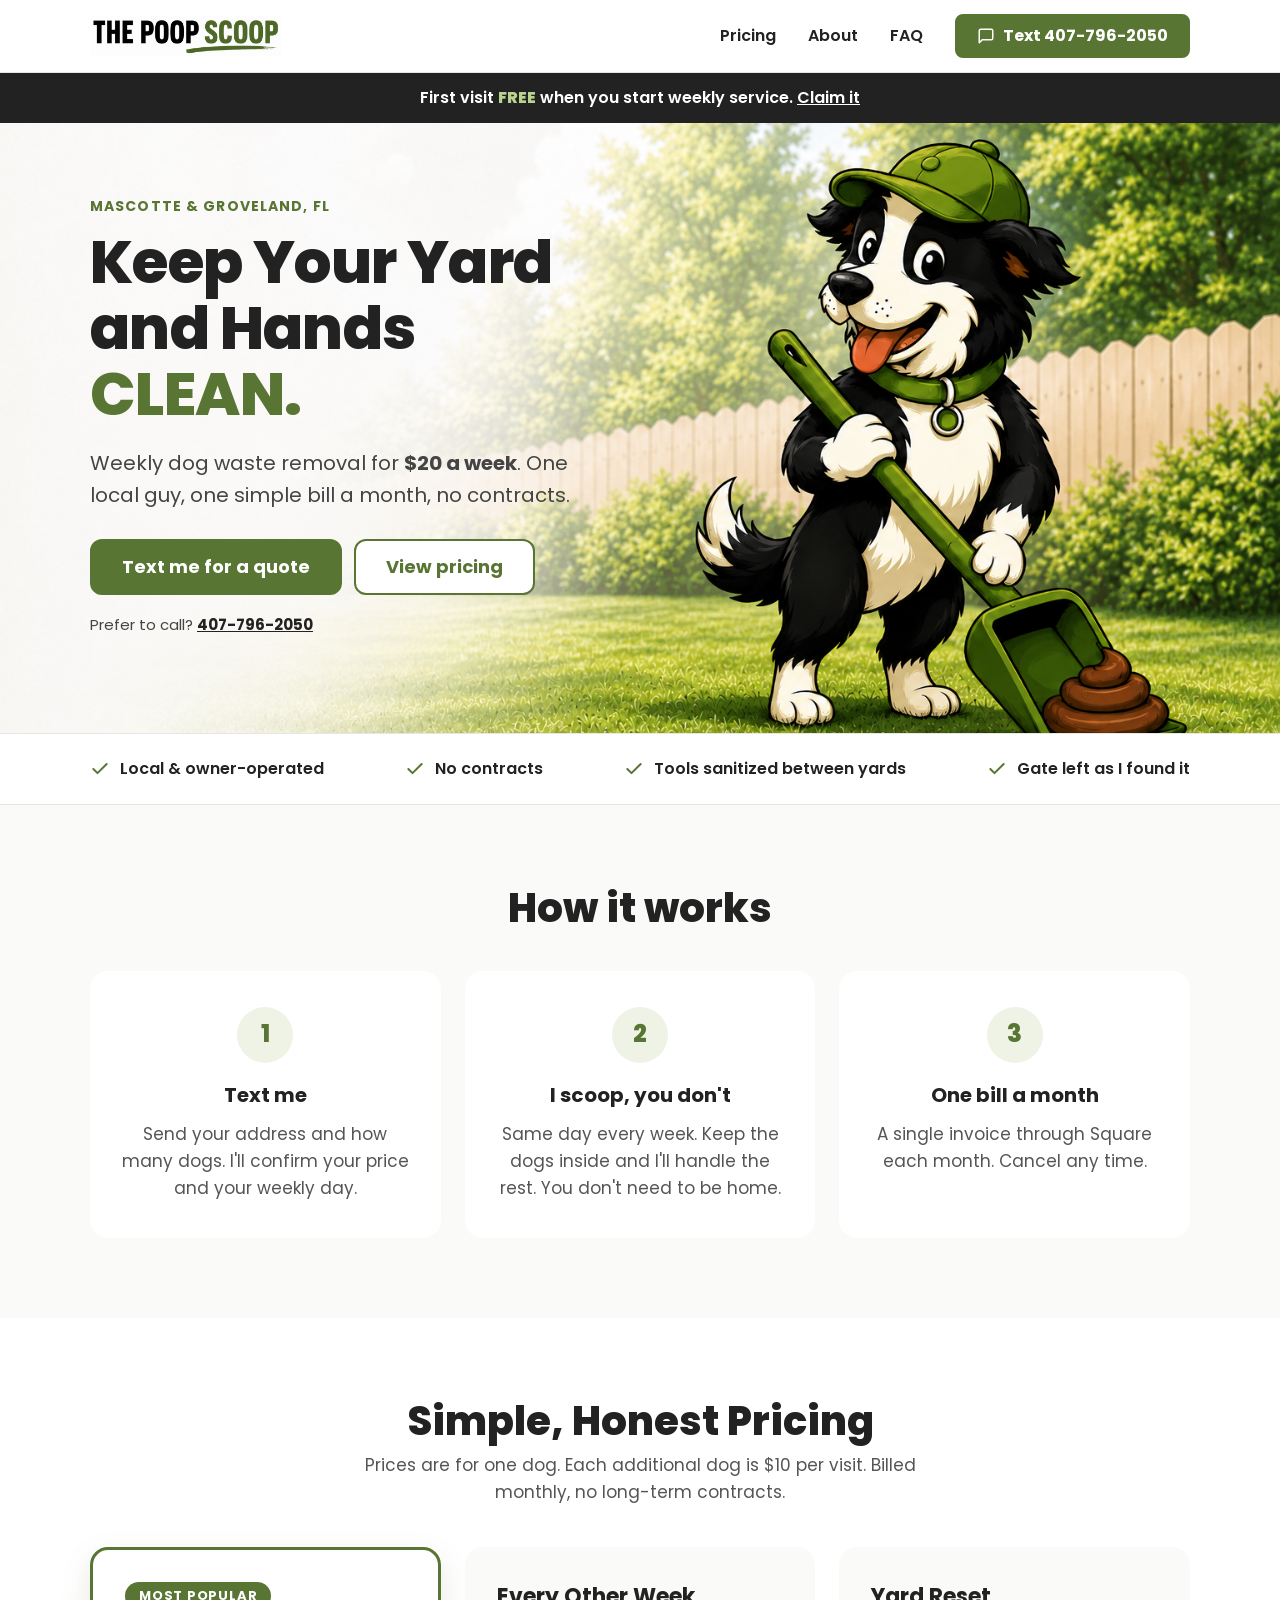
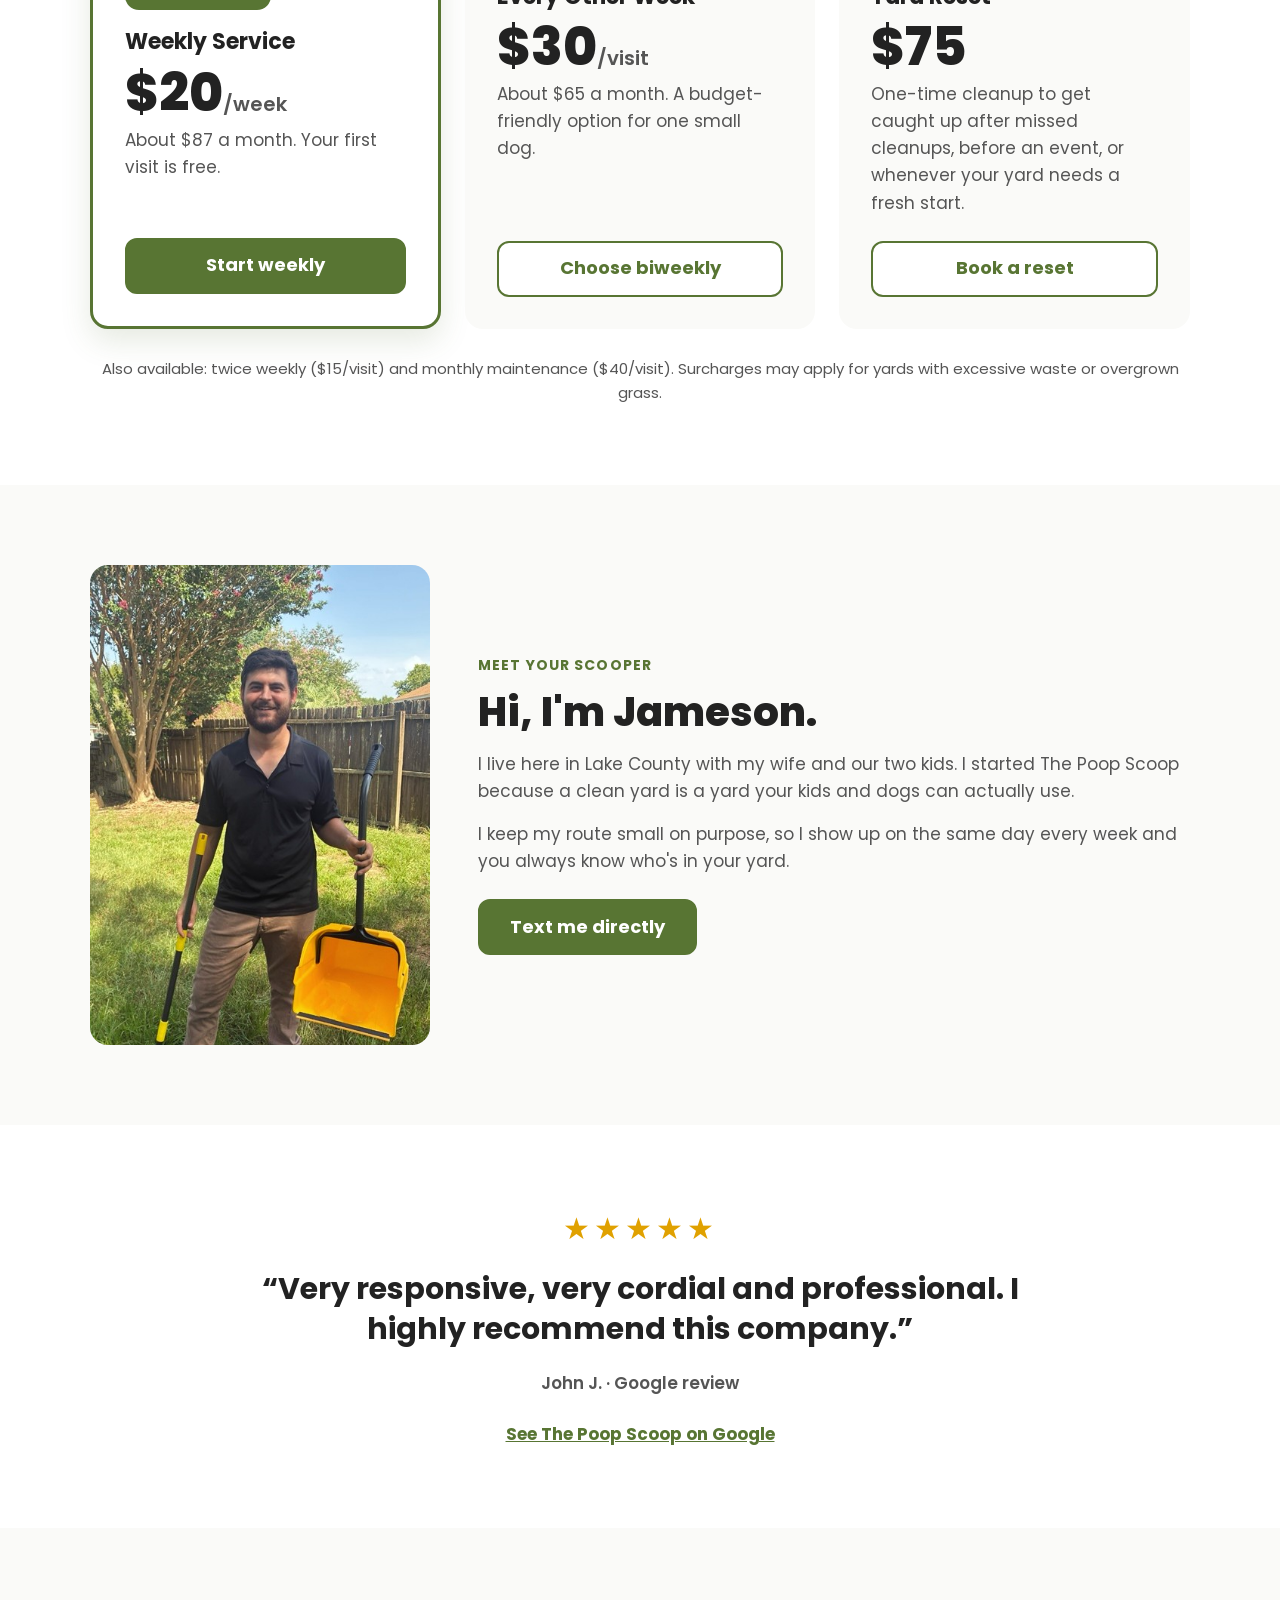
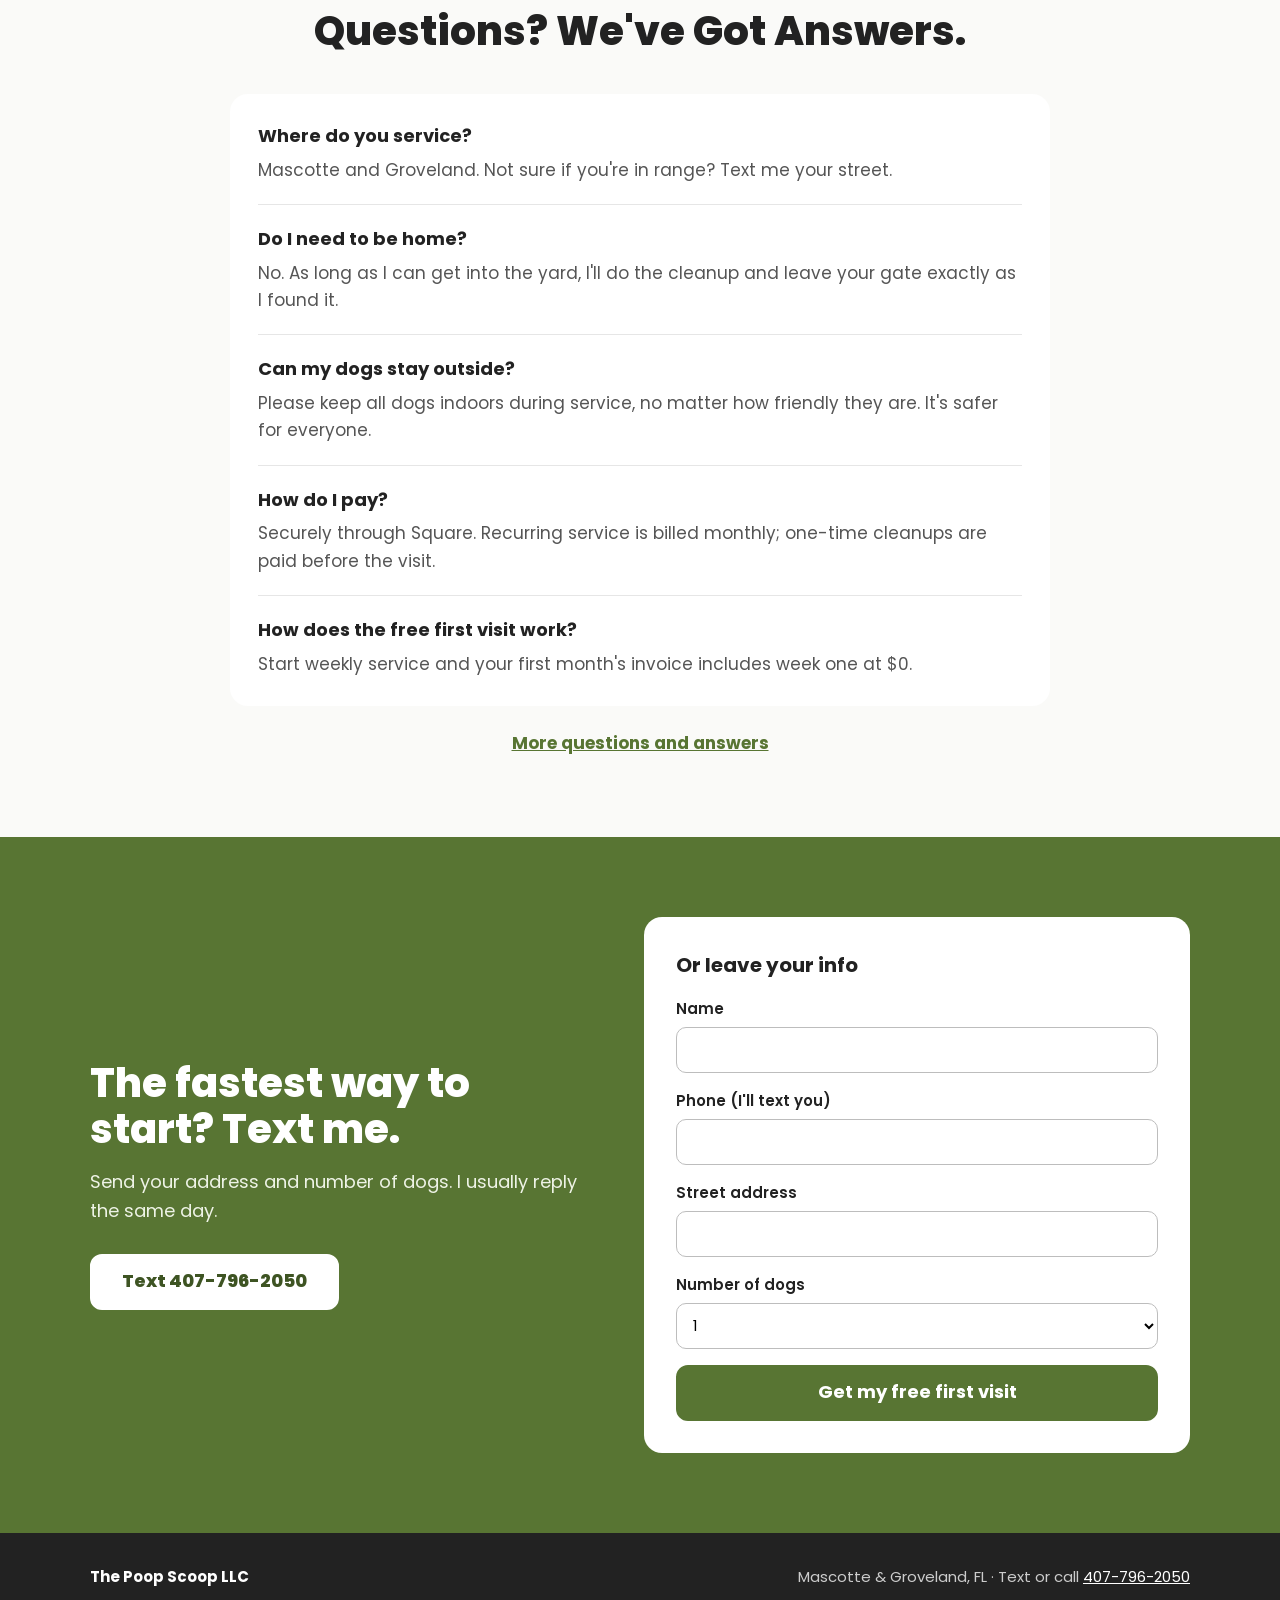
<file: index.html>
<!DOCTYPE html>
<html lang="en">

<head>

<!-- Google tag (gtag.js) -->
<script async src="https://www.googletagmanager.com/gtag/js?id=G-NKN691VTZQ"></script>
<script>
  window.dataLayer = window.dataLayer || [];
  function gtag(){dataLayer.push(arguments);}
  gtag('js', new Date());

  gtag('config', 'G-NKN691VTZQ');
</script>

<meta charset="UTF-8">
<meta name="viewport" content="width=device-width, initial-scale=1.0">

<title>The Poop Scoop | Dog Poop Pickup in Mascotte &amp; Groveland, FL</title>
<meta name="description" content="Weekly dog waste removal in Mascotte & Groveland, FL for $20 a week. Local, owner-operated, no contracts. Text 407-796-2050 for a quote.">

<link rel="icon" type="image/png" href="/images/favicon.png">

<link rel="preconnect" href="https://fonts.googleapis.com">
<link rel="preconnect" href="https://fonts.gstatic.com" crossorigin>
<link href="https://fonts.googleapis.com/css2?family=Poppins:wght@400;500;600;700;800&display=swap" rel="stylesheet">
<link rel="stylesheet" href="/css/home.css">

</head>

<body class="home">

<header class="hp-header">
    <div class="hp-container hp-header-row">
        <a href="/" class="hp-logo">
            <img src="/images/logo-tight.png" alt="The Poop Scoop">
        </a>
        <nav class="hp-nav" aria-label="Main">
            <a href="#pricing">Pricing</a>
            <a href="#about">About</a>
            <a href="/faq">FAQ</a>
            <a href="sms:+14077962050" class="hp-btn hp-btn-small">
                <svg width="18" height="18" viewBox="0 0 24 24" fill="none" stroke="currentColor" stroke-width="2" stroke-linecap="round" stroke-linejoin="round" aria-hidden="true"><path d="M21 15a2 2 0 0 1-2 2H7l-4 4V5a2 2 0 0 1 2-2h14a2 2 0 0 1 2 2z"></path></svg>
                Text 407-796-2050
            </a>
        </nav>
    </div>
</header>

<div class="hp-banner">
    First visit <strong>FREE</strong> when you start weekly service. <a href="#start">Claim it</a>
</div>

<main>

<section class="hp-hero" id="top">
    <div class="hp-container hp-hero-inner">
        <div class="hp-hero-text">
            <p class="hp-eyebrow">Mascotte &amp; Groveland, FL</p>
            <h1>Keep Your Yard and Hands <span>CLEAN.</span></h1>
            <p class="hp-lead">Weekly dog waste removal for <strong>$20 a week</strong>. One local guy, one simple bill a month, no contracts.</p>
            <div class="hp-btn-row">
                <a href="sms:+14077962050" class="hp-btn">Text me for a quote</a>
                <a href="#pricing" class="hp-btn hp-btn-outline">View pricing</a>
            </div>
            <p class="hp-call">Prefer to call? <a href="tel:+14077962050">407-796-2050</a></p>
        </div>
    </div>
    <img class="hp-hero-mascot" src="/images/mascot.png" alt="The Poop Scoop mascot, a border collie in a green cap holding a scooper">
</section>

<section class="hp-trust">
    <div class="hp-container hp-trust-row">
        <span><svg width="20" height="20" viewBox="0 0 24 24" fill="none" stroke="currentColor" stroke-width="2.4" stroke-linecap="round" stroke-linejoin="round" aria-hidden="true"><path d="M20 6 9 17l-5-5"></path></svg>Local &amp; owner-operated</span>
        <span><svg width="20" height="20" viewBox="0 0 24 24" fill="none" stroke="currentColor" stroke-width="2.4" stroke-linecap="round" stroke-linejoin="round" aria-hidden="true"><path d="M20 6 9 17l-5-5"></path></svg>No contracts</span>
        <span><svg width="20" height="20" viewBox="0 0 24 24" fill="none" stroke="currentColor" stroke-width="2.4" stroke-linecap="round" stroke-linejoin="round" aria-hidden="true"><path d="M20 6 9 17l-5-5"></path></svg>Tools sanitized between yards</span>
        <span><svg width="20" height="20" viewBox="0 0 24 24" fill="none" stroke="currentColor" stroke-width="2.4" stroke-linecap="round" stroke-linejoin="round" aria-hidden="true"><path d="M20 6 9 17l-5-5"></path></svg>Gate left as I found it</span>
    </div>
</section>

<section class="hp-section">
    <div class="hp-container">
        <h2 class="hp-center">How it works</h2>
        <div class="hp-cards">
            <div class="hp-card hp-step">
                <p class="hp-step-num">1</p>
                <h3>Text me</h3>
                <p>Send your address and how many dogs. I'll confirm your price and your weekly day.</p>
            </div>
            <div class="hp-card hp-step">
                <p class="hp-step-num">2</p>
                <h3>I scoop, you don't</h3>
                <p>Same day every week. Keep the dogs inside and I'll handle the rest. You don't need to be home.</p>
            </div>
            <div class="hp-card hp-step">
                <p class="hp-step-num">3</p>
                <h3>One bill a month</h3>
                <p>A single invoice through Square each month. Cancel any time.</p>
            </div>
        </div>
    </div>
</section>

<section class="hp-section hp-white" id="pricing">
    <div class="hp-container">
        <h2 class="hp-center">Simple, Honest Pricing</h2>
        <p class="hp-sub hp-center">Prices are for one dog. Each additional dog is $10 per visit. Billed monthly, no long-term contracts.</p>
        <div class="hp-cards">
            <div class="hp-price hp-price-featured">
                <p class="hp-badge">Most popular</p>
                <h3>Weekly Service</h3>
                <p class="hp-amount">$20<span>/week</span></p>
                <p class="hp-price-note">About $87 a month. Your first visit is free.</p>
                <a href="#start" class="hp-btn hp-btn-block">Start weekly</a>
            </div>
            <div class="hp-price">
                <h3>Every Other Week</h3>
                <p class="hp-amount">$30<span>/visit</span></p>
                <p class="hp-price-note">About $65 a month. A budget-friendly option for one small dog.</p>
                <a href="#start" class="hp-btn hp-btn-outline hp-btn-block">Choose biweekly</a>
            </div>
            <div class="hp-price">
                <h3>Yard Reset</h3>
                <p class="hp-amount">$75</p>
                <p class="hp-price-note">One-time cleanup to get caught up after missed cleanups, before an event, or whenever your yard needs a fresh start.</p>
                <a href="#start" class="hp-btn hp-btn-outline hp-btn-block">Book a reset</a>
            </div>
        </div>
        <p class="hp-fine hp-center">Also available: twice weekly ($15/visit) and monthly maintenance ($40/visit). Surcharges may apply for yards with excessive waste or overgrown grass.</p>
    </div>
</section>

<section class="hp-section" id="about">
    <div class="hp-container hp-about">
        <img src="/images/jameson.jpg" alt="Jameson in a backyard holding his rake and yellow scooper">
        <div class="hp-about-text">
            <p class="hp-eyebrow">Meet your scooper</p>
            <h2>Hi, I'm Jameson.</h2>
            <p>I live here in Lake County with my wife and our two kids. I started The Poop Scoop because a clean yard is a yard your kids and dogs can actually use.</p>
            <p>I keep my route small on purpose, so I show up on the same day every week and you always know who's in your yard.</p>
            <a href="sms:+14077962050" class="hp-btn">Text me directly</a>
        </div>
    </div>
</section>

<section class="hp-section hp-white">
    <div class="hp-container hp-review">
        <p class="hp-stars" role="img" aria-label="5 out of 5 stars">&#9733;&#9733;&#9733;&#9733;&#9733;</p>
        <blockquote>&ldquo;Very responsive, very cordial and professional. I highly recommend this company.&rdquo;</blockquote>
        <p class="hp-review-name">John J. &middot; Google review</p>
        <a href="https://www.google.com/maps/place/The+Poop+Scoop/@28.6082644,-81.8622414,12z/data=!3m1!4b1!4m6!3m5!1s0x8839a69400916fd:0x5a595d1a2b62d80b!8m2!3d28.6082644!4d-81.8622414!16s%2Fg%2F11zgmdm_39" target="_blank" rel="noopener">See The Poop Scoop on Google</a>
    </div>
</section>

<section class="hp-section" id="faq">
    <div class="hp-container hp-narrow">
        <h2 class="hp-center">Questions? We've Got Answers.</h2>
        <div class="hp-faq">
            <div>
                <h3>Where do you service?</h3>
                <p>Mascotte and Groveland. Not sure if you're in range? Text me your street.</p>
            </div>
            <div>
                <h3>Do I need to be home?</h3>
                <p>No. As long as I can get into the yard, I'll do the cleanup and leave your gate exactly as I found it.</p>
            </div>
            <div>
                <h3>Can my dogs stay outside?</h3>
                <p>Please keep all dogs indoors during service, no matter how friendly they are. It's safer for everyone.</p>
            </div>
            <div>
                <h3>How do I pay?</h3>
                <p>Securely through Square. Recurring service is billed monthly; one-time cleanups are paid before the visit.</p>
            </div>
            <div>
                <h3>How does the free first visit work?</h3>
                <p>Start weekly service and your first month's invoice includes week one at $0.</p>
            </div>
        </div>
        <p class="hp-center"><a href="/faq">More questions and answers</a></p>
    </div>
</section>

<section class="hp-start" id="start">
    <div class="hp-container hp-start-row">
        <div class="hp-start-text">
            <h2>The fastest way to start? Text me.</h2>
            <p>Send your address and number of dogs. I usually reply the same day.</p>
            <a href="sms:+14077962050" class="hp-btn hp-btn-white">Text 407-796-2050</a>
        </div>
        <form class="hp-form" action="https://formspree.io/f/mbdvqkgr" method="POST">
            <p class="hp-form-title">Or leave your info</p>
            <label>Name<input type="text" name="Name" autocomplete="name" required></label>
            <label>Phone (I'll text you)<input type="tel" name="Phone Number" autocomplete="tel" required></label>
            <label>Street address<input type="text" name="Service Address" autocomplete="street-address" required></label>
            <label>Number of dogs
                <select name="Number of Dogs" required>
                    <option value="1">1</option>
                    <option value="2">2</option>
                    <option value="3">3</option>
                    <option value="4+">4+</option>
                </select>
            </label>
            <input type="hidden" name="Requested Service" value="Weekly - free first visit (homepage form)">
            <input type="hidden" name="_next" value="https://thepoopscoopfl.com/thanks">
            <input type="hidden" name="_subject" value="New Quote Request (Homepage) - The Poop Scoop">
            <button type="submit" class="hp-btn hp-btn-block">Get my free first visit</button>
        </form>
    </div>
</section>

</main>

<footer class="hp-footer">
    <div class="hp-container hp-footer-row">
        <span class="hp-footer-name">The Poop Scoop LLC</span>
        <span>Mascotte &amp; Groveland, FL &middot; Text or call <a href="tel:+14077962050">407-796-2050</a></span>
    </div>
</footer>

</body>

</html>
</file>
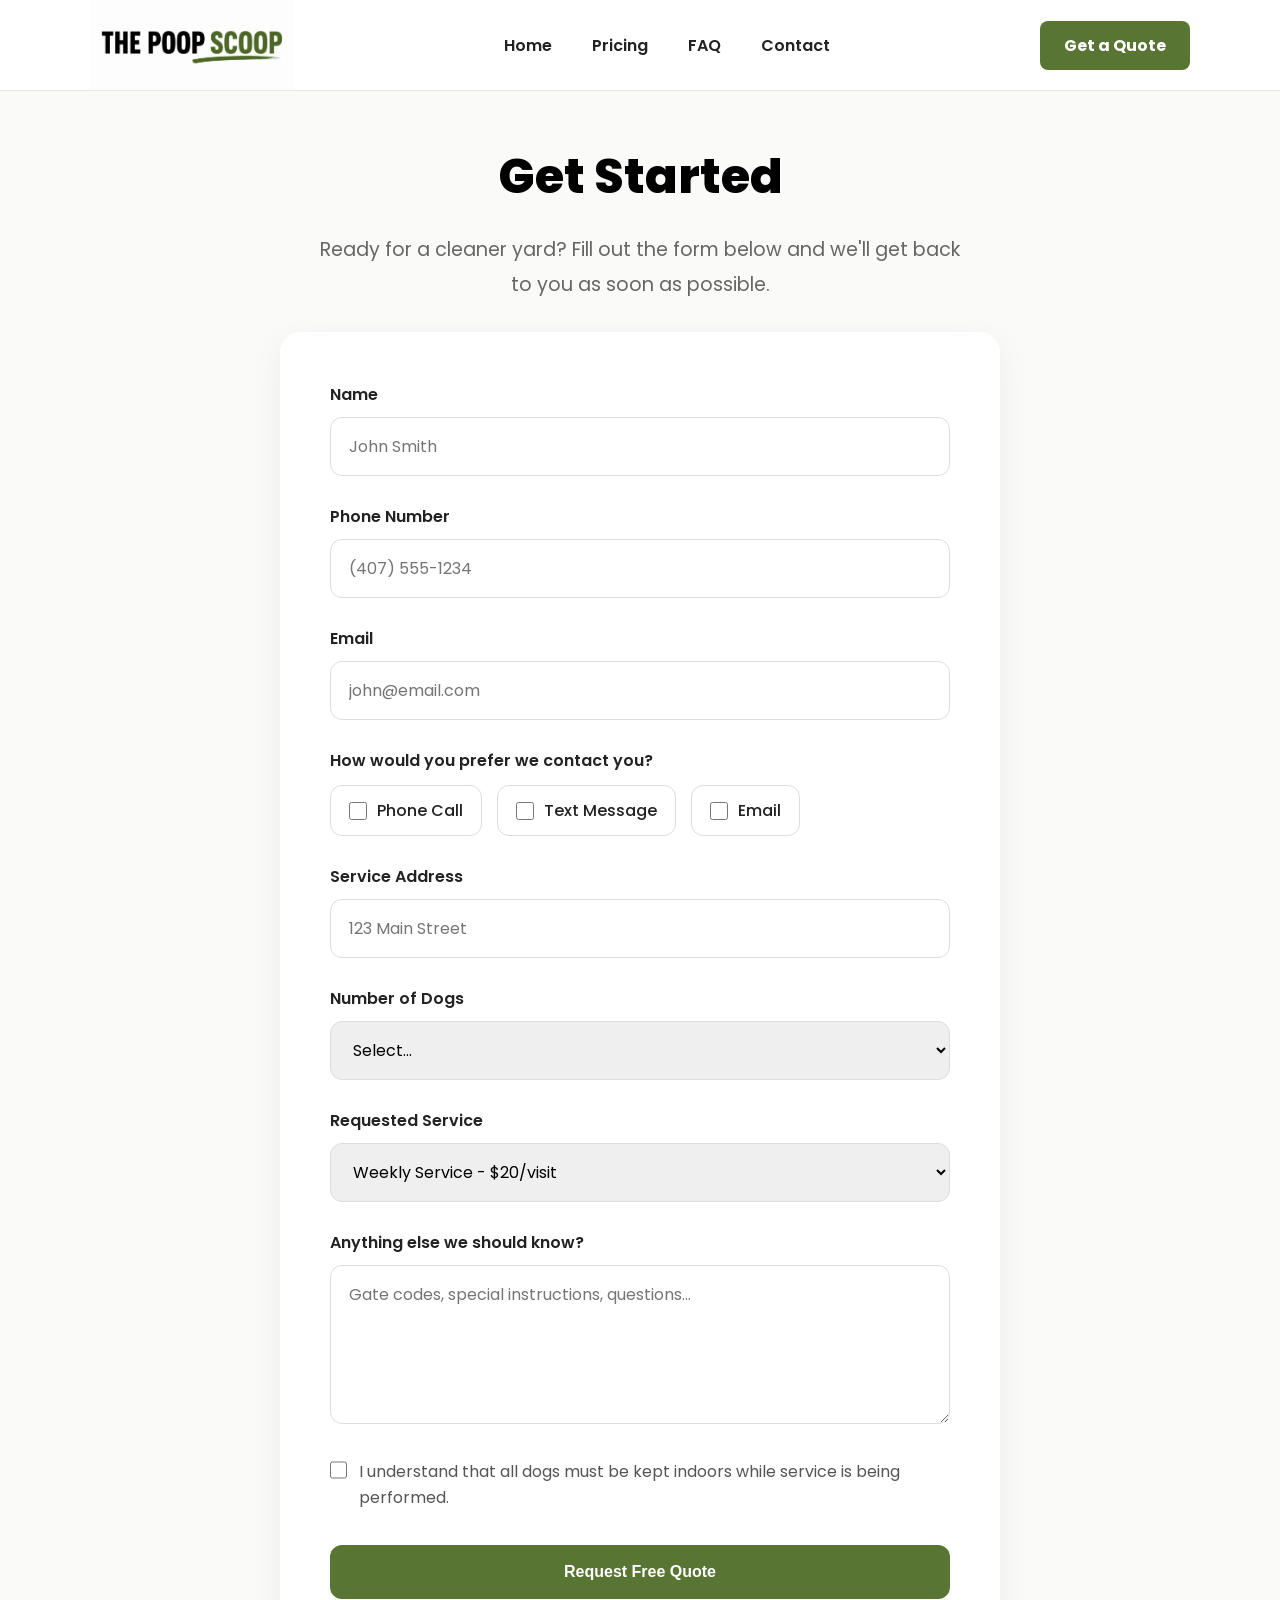
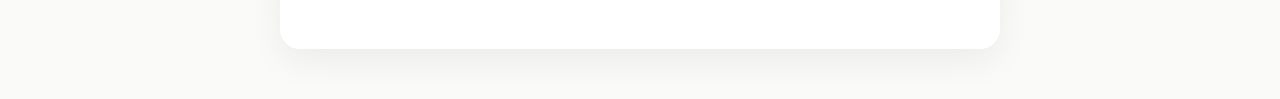
<file: contact/index.html>
<!DOCTYPE html>
<html lang="en">

<head>

<!-- Google tag (gtag.js) -->
<script async src="https://www.googletagmanager.com/gtag/js?id=G-NKN691VTZQ"></script>
<script>
  window.dataLayer = window.dataLayer || [];
  function gtag(){dataLayer.push(arguments);}
  gtag('js', new Date());

  gtag('config', 'G-NKN691VTZQ');
</script>    
<meta charset="UTF-8">

<meta name="viewport" content="width=device-width, initial-scale=1.0">

<title>The Poop Scoop</title>

<link rel="icon" type="image/png" href="/images/favicon.png">

<meta name="description" content="Professional dog waste removal service serving Lake County, Florida. Weekly, biweekly, and one-time cleanups.">
<link rel="preconnect" href="https://fonts.googleapis.com">
<link rel="preconnect" href="https://fonts.gstatic.com" crossorigin>
<link href="https://fonts.googleapis.com/css2?family=Poppins:wght@300;400;500;600;700;800&display=swap" rel="stylesheet">
<link rel="stylesheet" href="/css/style.css">

</head>

<body>

<header class="navbar">
    <div class="container">

        <a href="/" class="logo">
            <img src="/images/logo.png" alt="The Poop Scoop Dog Waste Removal">
        </a>

        <nav>
            <ul>
                <li><a href="/">Home</a></li>
                <li><a href="/pricing">Pricing</a></li>
                <li><a href="/faq">FAQ</a></li>
                <li><a href="/contact">Contact</a></li>
            </ul>
        </nav>

        <a href="/contact" class="quote-button">
            Get a Quote
        </a>

    </div>
</header>

<main>

<section class="contact-page">

    <div class="container">

        <h1>Get Started</h1>

        <p class="contact-intro">
            Ready for a cleaner yard? Fill out the form below and we'll get back to you as soon as possible.
        </p>

        <div class="contact-wrapper">

<form
    class="contact-form"
    action="https://formspree.io/f/mbdvqkgr"
    method="POST">

    <div class="form-group">

        <label for="name">Name</label>

        <input
            type="text"
            id="name"
            name="Name"
            placeholder="John Smith"
            required>

    </div>

    <div class="form-group">

        <label for="phone">Phone Number</label>

        <input
            type="tel"
            id="phone"
            name="Phone Number"
            placeholder="(407) 555-1234"
            required>

    </div>

    <div class="form-group">

        <label for="email">Email</label>

        <input
            type="email"
            id="email"
            name="Email"
            placeholder="john@email.com"
            required>

    </div>

    <div class="form-group">

        <label>How would you prefer we contact you?</label>

        <div class="checkbox-options">

            <label class="checkbox-option">
                <input
                    type="checkbox"
                    name="Preferred Contact Method[]"
                    value="Phone Call">
                <span>Phone Call</span>
            </label>

            <label class="checkbox-option">
                <input
                    type="checkbox"
                    name="Preferred Contact Method[]"
                    value="Text Message">
                <span>Text Message</span>
            </label>

            <label class="checkbox-option">
                <input
                    type="checkbox"
                    name="Preferred Contact Method[]"
                    value="Email">
                <span>Email</span>
            </label>

        </div>

    </div>

    <div class="form-group">

        <label for="address">Service Address</label>

        <input
            type="text"
            id="address"
            name="Service Address"
            placeholder="123 Main Street"
            required>

    </div>

    <div class="form-group">

        <label for="dogs">Number of Dogs</label>

        <select
            id="dogs"
            name="Number of Dogs"
            required>

            <option value="">Select...</option>
            <option>1</option>
            <option>2</option>
            <option>3</option>
            <option>4+</option>

        </select>

    </div>

    <div class="form-group">

        <label for="service">Requested Service</label>

        <select
    id="service"
    name="Requested Service"
    required>

    <option value="">Select...</option>
    <option value="Weekly Service - $20/visit">Weekly Service - $20/visit</option>
    <option value="Twice Weekly - $15/visit">Twice Weekly - $15/visit</option>
    <option value="Every Other Week - $30/visit">Every Other Week - $30/visit</option>
    <option value="Monthly Maintenance - $40/visit">Monthly Maintenance - $40/visit</option>
    <option value="One-Time Cleanup - $75">One-Time Cleanup - $75</option>

</select>

    </div>

    <div class="form-group">

        <label for="notes">Anything else we should know?</label>

        <textarea
            id="notes"
            name="Notes"
            rows="5"
            placeholder="Gate codes, special instructions, questions..."></textarea>

    </div>

    <div class="checkbox-group">

        <label>

            <input
                type="checkbox"
                name="Customer Acknowledgement"
                required>

            I understand that all dogs must be kept indoors while service is being performed.

        </label>

    </div>

    <input
        type="hidden"
        name="_next"
        value="https://thepoopscoopfl.com/thanks">

    <input
        type="hidden"
        name="_subject"
        value="New Quote Request - The Poop Scoop">

    <button
        type="submit"
        class="primary-button">

        Request Free Quote

    </button>

</form>

        </div>

    </div>

</section>

</main>

<script>
    const params = new URLSearchParams(window.location.search);
    const selectedService = params.get("service");

    const serviceMap = {
        "weekly": "Weekly Service - $20/visit",
        "twice-weekly": "Twice Weekly - $15/visit",
        "every-other-week": "Every Other Week - $30/visit",
        "monthly": "Monthly Maintenance - $40/visit",
        "one-time": "One-Time Cleanup - $75"
    };

    const serviceSelect = document.getElementById("service");

    if (selectedService && serviceMap[selectedService]) {
        serviceSelect.value = serviceMap[selectedService];
    } else {
        serviceSelect.value = "Weekly Service - $20/visit";
    }
</script>

<script src="/js/script.js"></script>

</body>

</html>
</file>
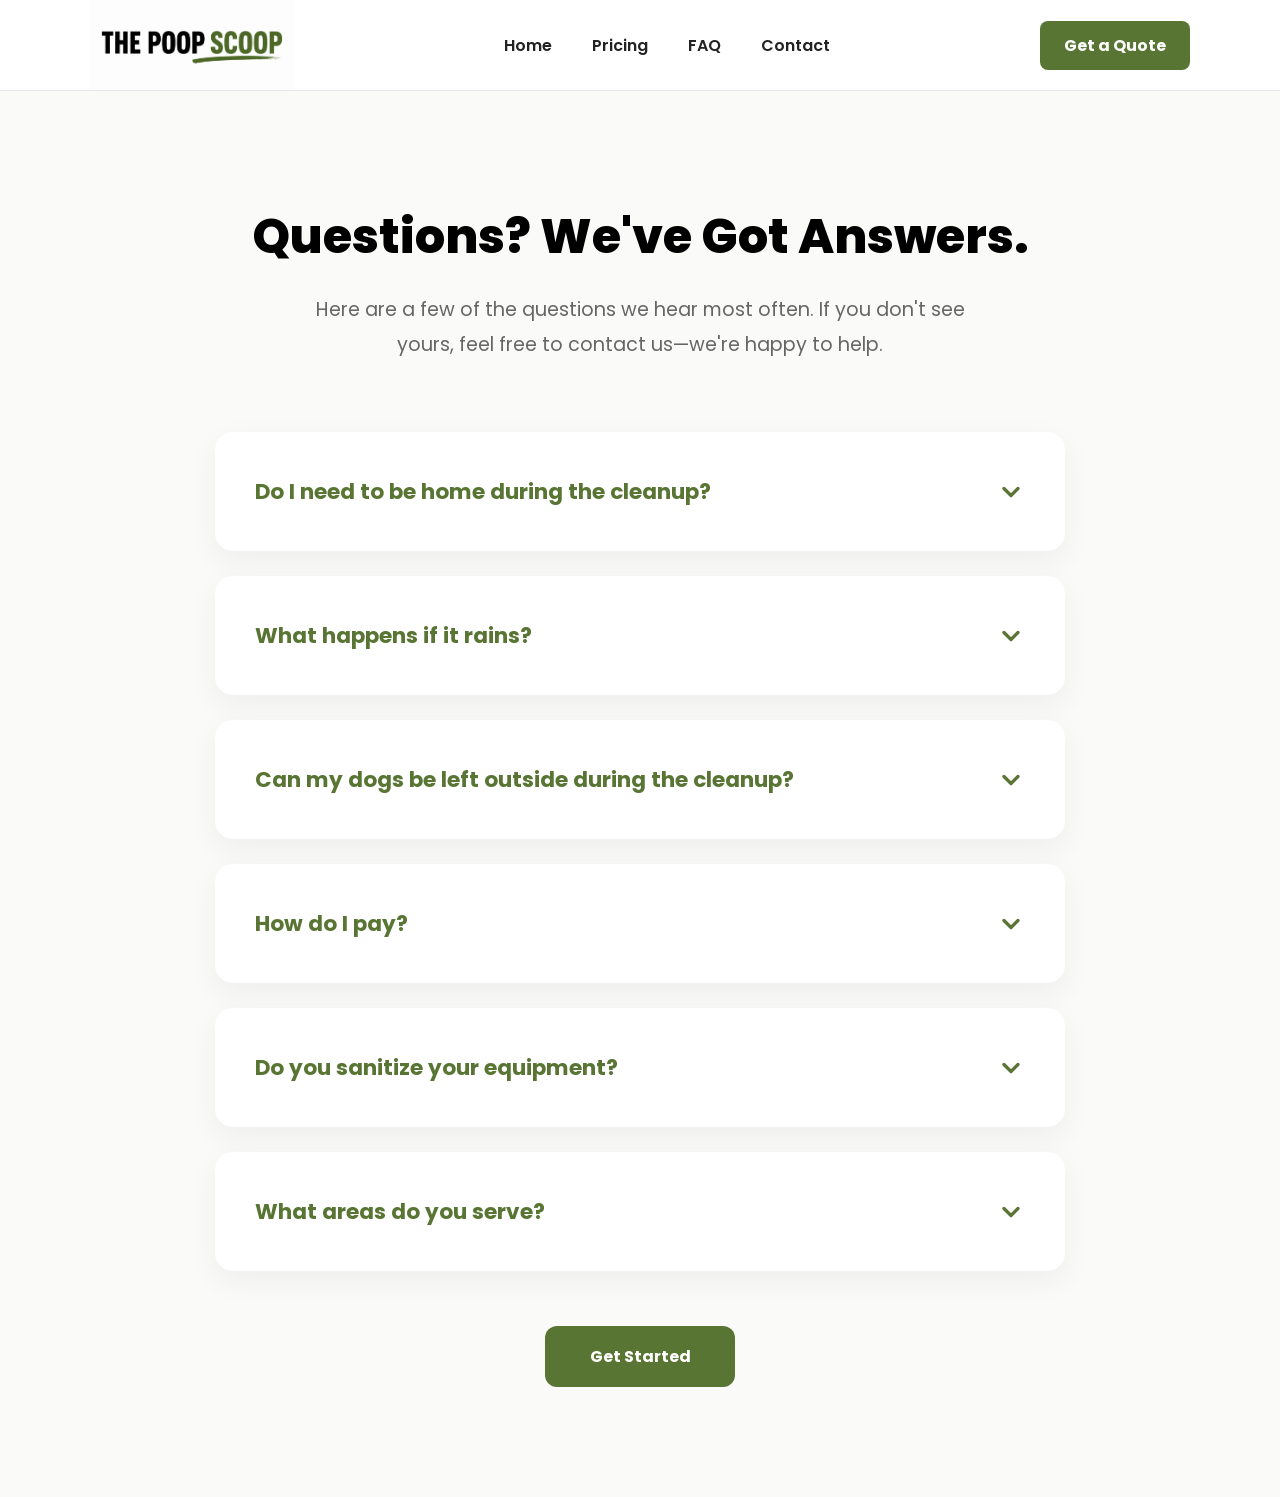
<file: faq/index.html>
<!DOCTYPE html>
<html lang="en">

<head>

    <!-- Google tag (gtag.js) -->
<script async src="https://www.googletagmanager.com/gtag/js?id=G-NKN691VTZQ"></script>
<script>
  window.dataLayer = window.dataLayer || [];
  function gtag(){dataLayer.push(arguments);}
  gtag('js', new Date());

  gtag('config', 'G-NKN691VTZQ');
</script>
    <meta charset="UTF-8">
    <meta name="viewport" content="width=device-width, initial-scale=1.0">

    <title>The Poop Scoop</title>

    <link rel="icon" type="image/png" href="/images/favicon.png">

    <meta name="description" content="Frequently asked questions about The Poop Scoop dog waste removal service.">

    <link rel="preconnect" href="https://fonts.googleapis.com">
    <link rel="preconnect" href="https://fonts.gstatic.com" crossorigin>

    <link href="https://fonts.googleapis.com/css2?family=Poppins:wght@300;400;500;600;700;800&display=swap" rel="stylesheet">

    <link rel="stylesheet" href="/css/style.css">

</head>

<body>

<header class="navbar">

    <div class="container">

        <a href="/" class="logo">
            <img src="/images/logo.png" alt="The Poop Scoop">
        </a>

        <nav>
            <ul>
                <li><a href="/">Home</a></li>
                <li><a href="/pricing">Pricing</a></li>
                <li><a href="/faq">FAQ</a></li>
                <li><a href="/contact">Contact</a></li>
            </ul>
        </nav>

        <a href="/contact" class="quote-button">
            Get a Quote
        </a>

    </div>

</header>

<main>

<section class="faq-page">

    <div class="container">

        <h1>Questions? We've Got Answers.</h1>

        <p class="faq-intro">
            Here are a few of the questions we hear most often. If you don't see yours, feel free to contact us—we're happy to help.
        </p>

        <div class="faq-list">

            <div class="faq-item">

                <button class="faq-question">
                    <span>Do I need to be home during the cleanup?</span>
                    <span class="faq-icon">

<svg viewBox="0 0 24 24" fill="none" xmlns="http://www.w3.org/2000/svg">

<path d="M6 9L12 15L18 9"
      stroke="currentColor"
      stroke-width="2.8"
      stroke-linecap="round"
      stroke-linejoin="round"/>

</svg>

</span>
                </button>

                <div class="faq-answer">
                    <p>
                        No. As long as we have access to your yard, we'll complete the service and leave your gate exactly as we found it.
                    </p>
                </div>

            </div>

            <div class="faq-item">

                <button class="faq-question">
                    <span>What happens if it rains?</span>
                    <span class="faq-icon">

<svg viewBox="0 0 24 24" fill="none" xmlns="http://www.w3.org/2000/svg">

<path d="M6 9L12 15L18 9"
      stroke="currentColor"
      stroke-width="2.8"
      stroke-linecap="round"
      stroke-linejoin="round"/>

</svg>

</span>
                </button>

                <div class="faq-answer">
                    <p>
                        Florida weather can be unpredictable. We do our best to work in or around the weather whenever it's safe to do so. If conditions aren't suitable, we'll reschedule your service as soon as possible.
                    </p>
                </div>

            </div>

            <div class="faq-item">

                <button class="faq-question">
                    <span>Can my dogs be left outside during the cleanup?</span>
                    <span class="faq-icon">

<svg viewBox="0 0 24 24" fill="none" xmlns="http://www.w3.org/2000/svg">

<path d="M6 9L12 15L18 9"
      stroke="currentColor"
      stroke-width="2.8"
      stroke-linecap="round"
      stroke-linejoin="round"/>

</svg>

</span>
                </button>

                <div class="faq-answer">
                    <p>
                        We kindly ask that all dogs be kept indoors during the service for both our safety and theirs, no matter how friendly they may be. If at any point we feel unsafe, we reserve the right to pause the service and return at a later time.
                    </p>
                </div>

            </div>

            <div class="faq-item">

                <button class="faq-question">
                    <span>How do I pay?</span>
                    <span class="faq-icon">

<svg viewBox="0 0 24 24" fill="none" xmlns="http://www.w3.org/2000/svg">

<path d="M6 9L12 15L18 9"
      stroke="currentColor"
      stroke-width="2.8"
      stroke-linecap="round"
      stroke-linejoin="round"/>

</svg>

</span>
                </button>

                <div class="faq-answer">
                    <p>
                        We securely process payments through Square. Recurring services are billed monthly, and one-time cleanups are paid before your scheduled service.
                    </p>
                </div>

            </div>

            <div class="faq-item">

                <button class="faq-question">
                    <span>Do you sanitize your equipment?</span>
                    <span class="faq-icon">

<svg viewBox="0 0 24 24" fill="none" xmlns="http://www.w3.org/2000/svg">

<path d="M6 9L12 15L18 9"
      stroke="currentColor"
      stroke-width="2.8"
      stroke-linecap="round"
      stroke-linejoin="round"/>

</svg>

</span>
                </button>

                <div class="faq-answer">
                    <p>
                        Yes. Our tools and footwear are sanitized between properties to help prevent the spread of bacteria and disease.
                    </p>
                </div>

            </div>

            <div class="faq-item">

                <button class="faq-question">
                    <span>What areas do you serve?</span>
                    <span class="faq-icon">

<svg viewBox="0 0 24 24" fill="none" xmlns="http://www.w3.org/2000/svg">

<path d="M6 9L12 15L18 9"
      stroke="currentColor"
      stroke-width="2.8"
      stroke-linecap="round"
      stroke-linejoin="round"/>

</svg>

</span>
                </button>

                <div class="faq-answer">
                    <p>
                        We currently serve Mascotte and Groveland, Florida. If you're nearby, feel free to reach out—we may still be able to accommodate your location.
                    </p>
                </div>

            </div>

        </div>

        <div class="pricing-cta">

            <a href="/contact" class="primary-button">
                Get Started
            </a>

        </div>

    </div>

</section>

</main>

<script src="/js/script.js"></script>

</body>

</html>
</file>
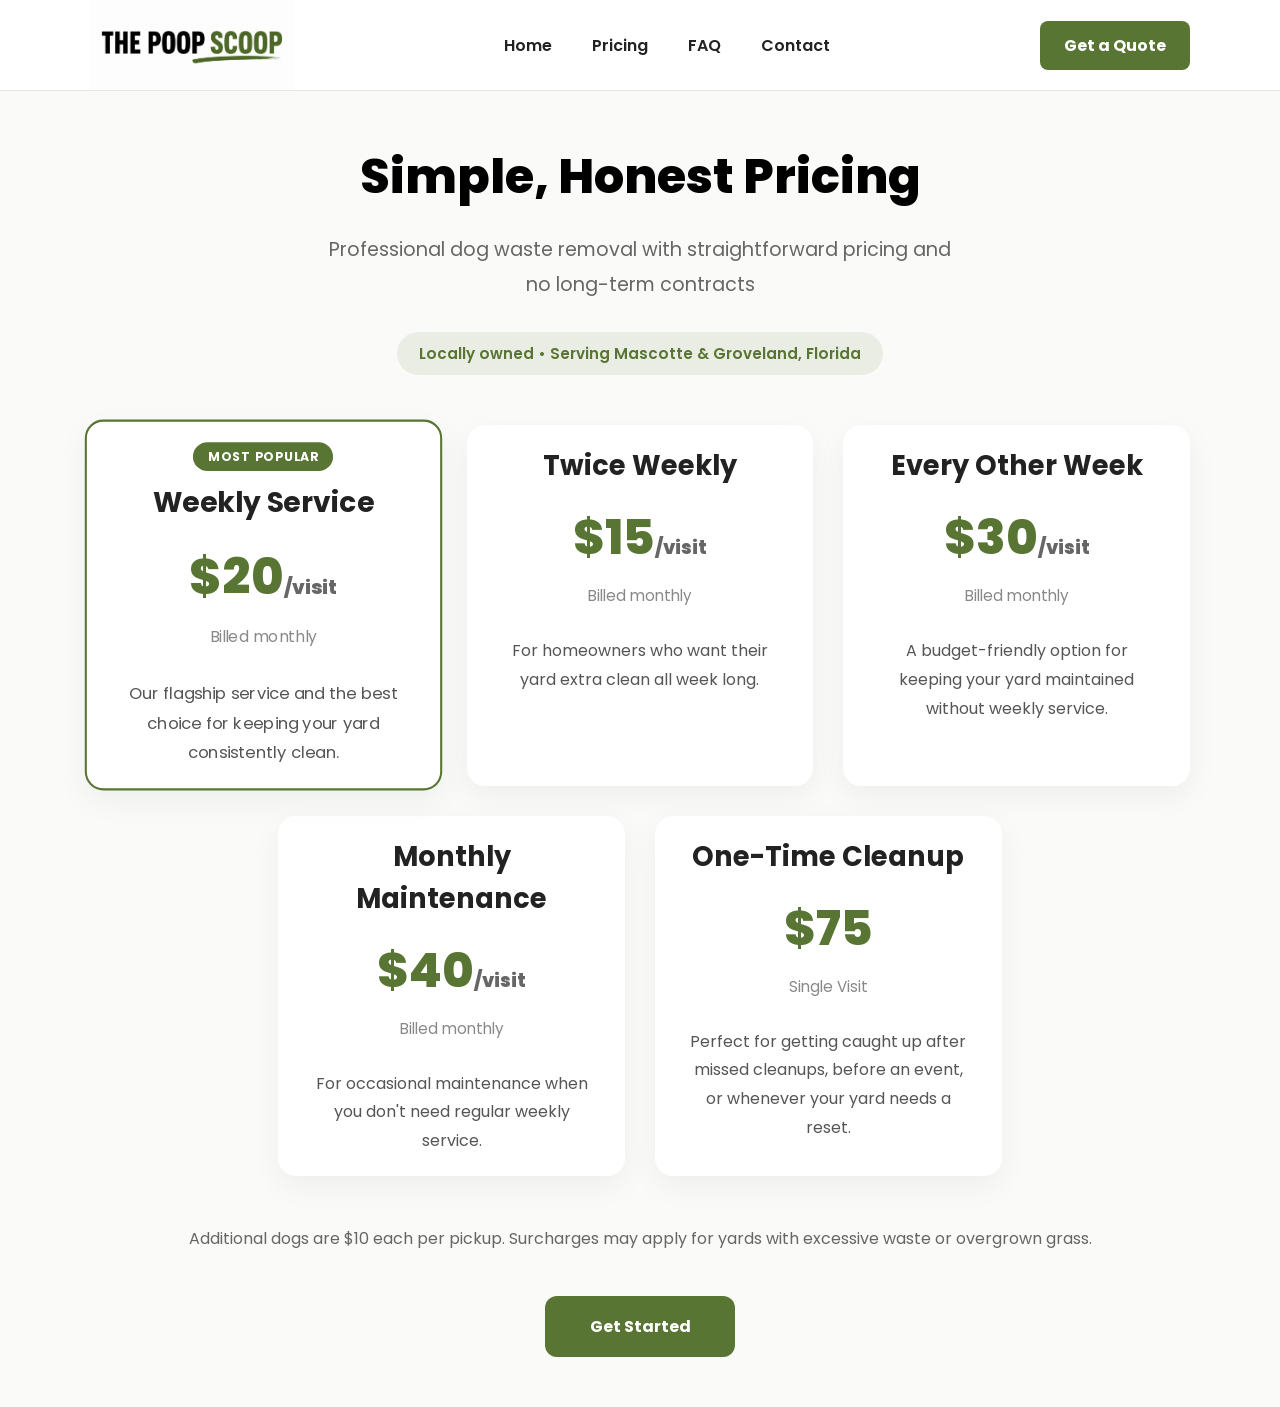
<file: pricing/index.html>
<!DOCTYPE html>
<html lang="en">

<head>

    <!-- Google tag (gtag.js) -->
<script async src="https://www.googletagmanager.com/gtag/js?id=G-NKN691VTZQ"></script>
<script>
  window.dataLayer = window.dataLayer || [];
  function gtag(){dataLayer.push(arguments);}
  gtag('js', new Date());

  gtag('config', 'G-NKN691VTZQ');
</script>
<meta charset="UTF-8">

<meta name="viewport" content="width=device-width, initial-scale=1.0">

<title>The Poop Scoop</title>

<link rel="icon" href="/images/favicon.png">

<meta name="description" content="Dog waste removal pricing for Mascotte & Groveland, Florida.">

<link rel="preconnect" href="https://fonts.googleapis.com">
<link rel="preconnect" href="https://fonts.gstatic.com" crossorigin>

<link href="https://fonts.googleapis.com/css2?family=Poppins:wght@300;400;500;600;700;800&display=swap" rel="stylesheet">

<link rel="stylesheet" href="/css/style.css">

</head>

<body>

<header class="navbar">

    <div class="container">

        <a href="/" class="logo">
            <img src="/images/logo.png" alt="The Poop Scoop Dog Waste Removal">
        </a>

        <nav>
            <ul>
                <li><a href="/">Home</a></li>
                <li><a href="/pricing">Pricing</a></li>
                <li><a href="/faq">FAQ</a></li>
                <li><a href="/contact">Contact</a></li>
            </ul>
        </nav>

        <a href="/contact" class="quote-button">
            Get a Quote
        </a>

    </div>

</header>

<main>
<section class="pricing-page">

    <div class="container">

        <h1>Simple, Honest Pricing</h1>

        <p class="pricing-intro">
            Professional dog waste removal with straightforward pricing and no long-term contracts
        </p>

        <div class="service-area-badge">
            Locally owned • Serving Mascotte &amp; Groveland, Florida
        </div>

        <div class="pricing-grid">

            <a href="/contact/?service=weekly" class="pricing-card featured">

                <div class="featured-badge">MOST POPULAR</div>

                <h2>Weekly Service</h2>

                <div class="price">$20<span>/visit</span></div>

                <p class="billing">Billed monthly</p>

                <p>
                    Our flagship service and the best choice for keeping your yard consistently clean.
                </p>

            </a>

            <a href="/contact/?service=twice-weekly" class="pricing-card">

                <h2>Twice Weekly</h2>

                <div class="price">$15<span>/visit</span></div>

                <p class="billing">Billed monthly</p>

                <p>
                    For homeowners who want their yard extra clean all week long.
                </p>

            </a>

            <a href="/contact/?service=every-other-week" class="pricing-card">

                <h2>Every Other Week</h2>

                <div class="price">$30<span>/visit</span></div>

                <p class="billing">Billed monthly</p>

                <p>
                    A budget-friendly option for keeping your yard maintained without weekly service.
                </p>

            </a>

            <a href="/contact/?service=monthly" class="pricing-card">

                <h2>Monthly Maintenance</h2>

                <div class="price">$40<span>/visit</span></div>

                <p class="billing">Billed monthly</p>

                <p>
                    For occasional maintenance when you don't need regular weekly service.
                </p>

            </a>

            <a href="/contact/?service=one-time" class="pricing-card">

                <h2>One-Time Cleanup</h2>

                <div class="price">$75</div>

                <p class="billing">Single Visit</p>

                <p>
                    Perfect for getting caught up after missed cleanups, before an event, or whenever your yard needs a reset.
                </p>

            </a>

        </div>

        <div class="pricing-note">

            <p>
                Additional dogs are $10 each per pickup. Surcharges may apply for yards with excessive waste or overgrown grass.
            </p>

        </div>

        <div class="pricing-cta">

            <a href="/contact" class="primary-button">
                Get Started
            </a>

        </div>

    </div>

</section>
</main>

<script src="/js/script.js"></script>

</body>

</html>
</file>
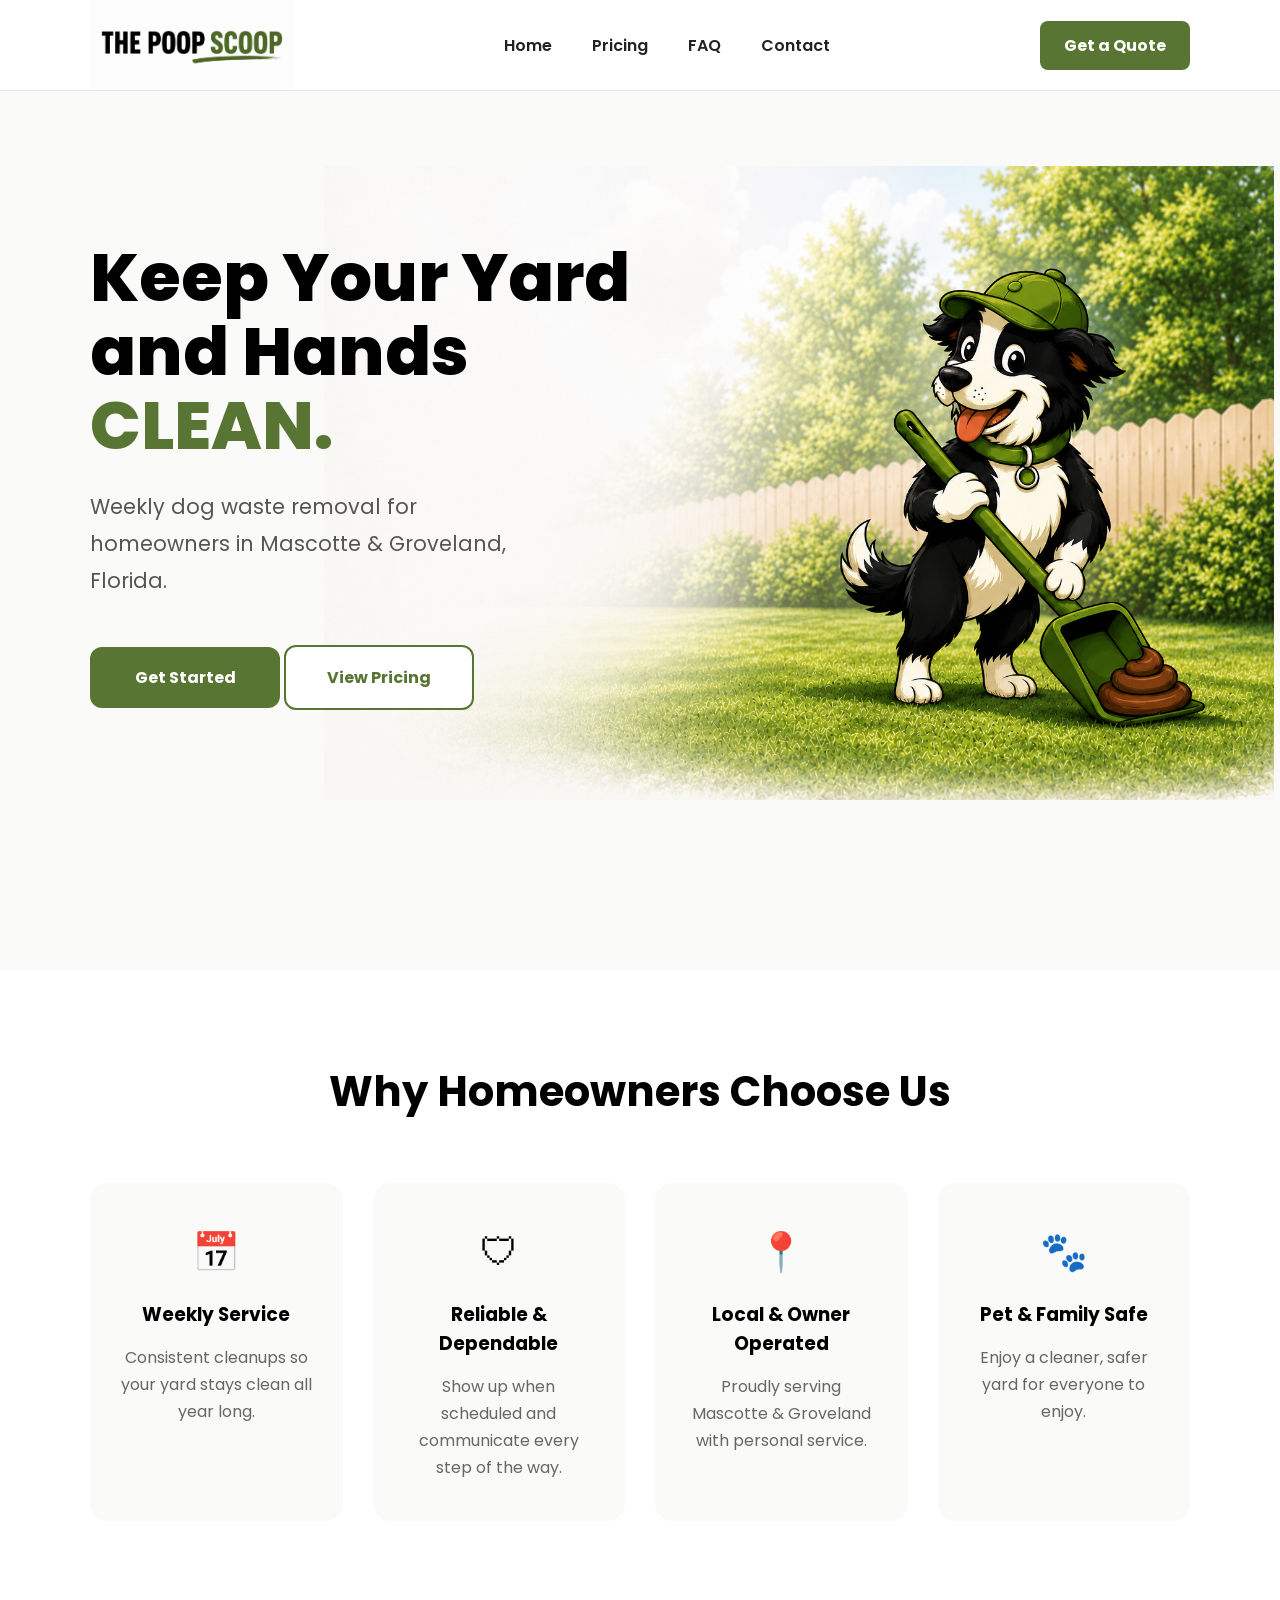
<file: start/index.html>
<!DOCTYPE html>
<html lang="en">

<head>

    <!-- Google tag (gtag.js) -->
<script async src="https://www.googletagmanager.com/gtag/js?id=G-NKN691VTZQ"></script>
<script>
  window.dataLayer = window.dataLayer || [];
  function gtag(){dataLayer.push(arguments);}
  gtag('js', new Date());

  gtag('config', 'G-NKN691VTZQ');
</script>
<meta charset="UTF-8">

<meta name="viewport" content="width=device-width, initial-scale=1.0">

<title>The Poop Scoop</title>

<link rel="icon" type="image/png" href="/images/favicon.png">

<meta name="description" content="Professional dog waste removal service serving Lake County, Florida. Weekly, biweekly, and one-time cleanups.">
<link rel="preconnect" href="https://fonts.googleapis.com">
<link rel="preconnect" href="https://fonts.gstatic.com" crossorigin>
<link href="https://fonts.googleapis.com/css2?family=Poppins:wght@300;400;500;600;700;800&display=swap" rel="stylesheet">
<link rel="stylesheet" href="/css/style.css">

</head>

<body>

<header class="navbar">
    <div class="container">

        <a href="/" class="logo">
            <img src="/images/logo.png" alt="The Poop Scoop Dog Waste Removal">
        </a>

        <nav>
            <ul>
                <li><a href="/">Home</a></li>
                <li><a href="/pricing">Pricing</a></li>
                <li><a href="/faq">FAQ</a></li>
                <li><a href="/contact">Contact</a></li>
            </ul>
        </nav>

        <a href="/contact" class="quote-button">
            Get a Quote
        </a>

    </div>
</header>

<main>

<section class="hero">

    <div class="container hero-content">

        <div class="hero-text">

            <h1>
                Keep Your Yard
                <br>
                and Hands <span>CLEAN.</span>
            </h1>

            <p>
                Weekly dog waste removal for homeowners in
                Mascotte &amp; Groveland, Florida.
            </p>

            <div class="hero-buttons">

                <a href="/contact" class="primary-button">
                    Get Started
                </a>

                <a href="/pricing" class="secondary-button">
                    View Pricing
                </a>

            </div>

        </div>

        <div class="hero-image">

            <img src="/images/mascot.png" alt="The Poop Scoop mascot">

        </div>

    </div>

</section>

<section class="features">

    <div class="container">

        <h2>Why Homeowners Choose Us</h2>

        <div class="feature-grid">

            <div class="feature-card">
                <div class="feature-icon">📅</div>
                <h3>Weekly Service</h3>
                <p>
                    Consistent cleanups so your yard stays clean all year long.
                </p>
            </div>

            <div class="feature-card">
                <div class="feature-icon">🛡</div>
                <h3>Reliable &amp; Dependable</h3>
                <p>
                    Show up when scheduled and communicate every step of the way.
                </p>
            </div>

            <div class="feature-card">
                <div class="feature-icon">📍</div>
                <h3>Local &amp; Owner Operated</h3>
                <p>
                    Proudly serving Mascotte &amp; Groveland with personal service.
                </p>
            </div>

            <div class="feature-card">
                <div class="feature-icon">🐾</div>
                <h3>Pet &amp; Family Safe</h3>
                <p>
                    Enjoy a cleaner, safer yard for everyone to enjoy.
                </p>
            </div>

        </div>

    </div>

</section>

</main>

<script src="/js/script.js"></script>

</body>

</html>
</file>
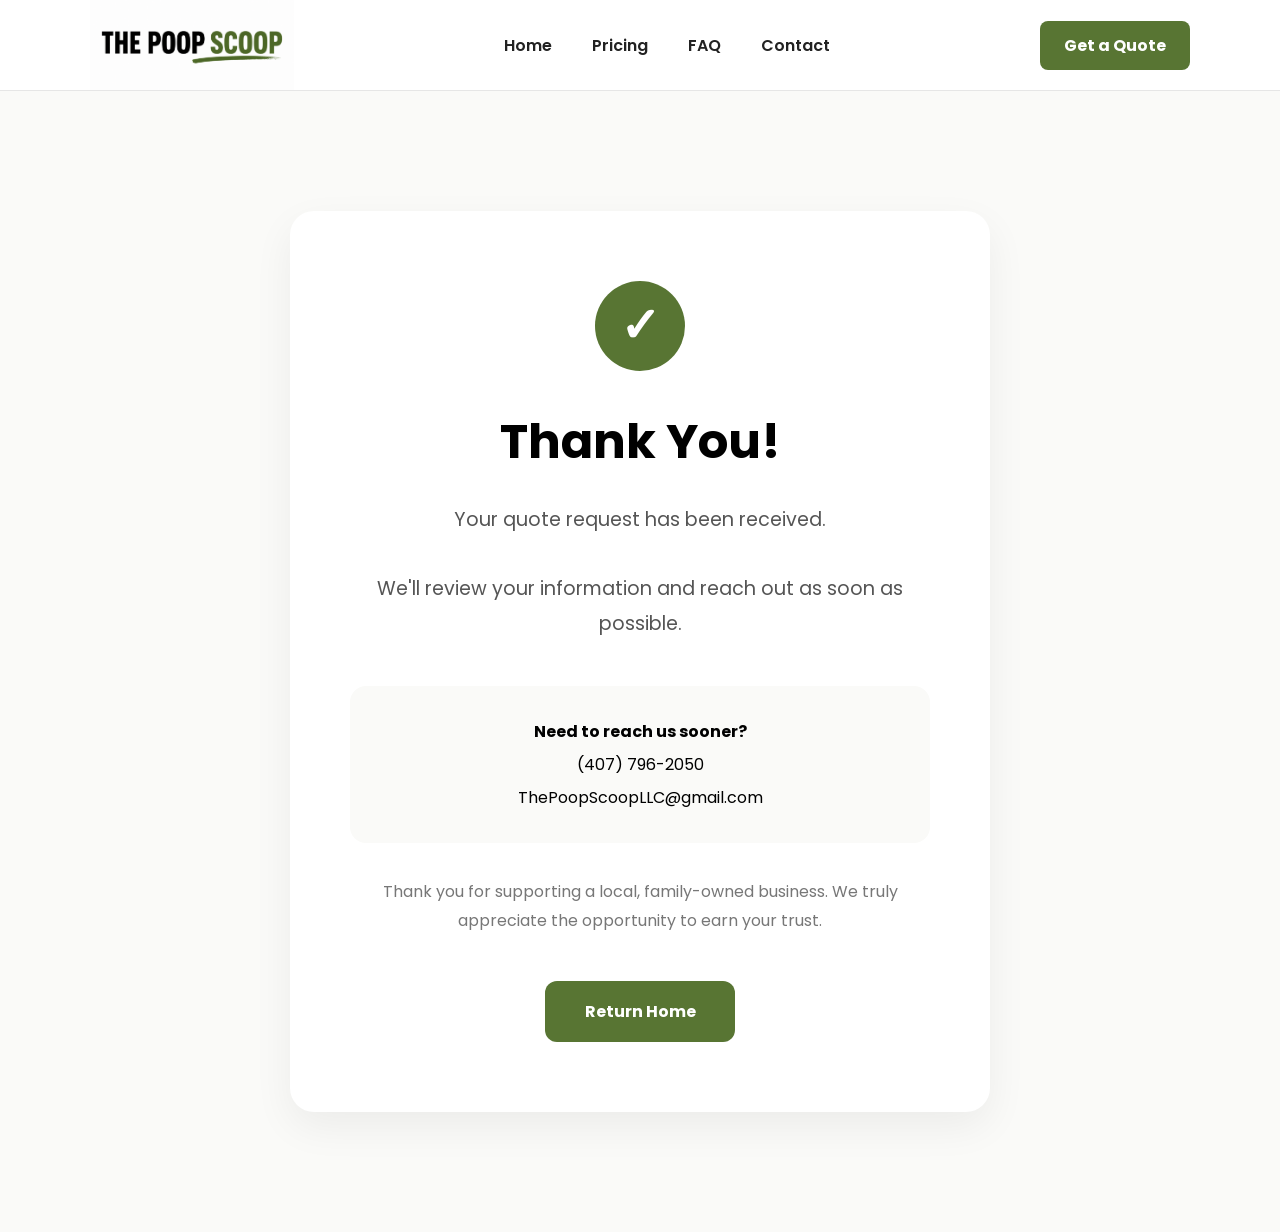
<file: thanks/index.html>
<!DOCTYPE html>
<html lang="en">

<head>

    <!-- Google tag (gtag.js) -->
<script async src="https://www.googletagmanager.com/gtag/js?id=G-NKN691VTZQ"></script>
<script>
  window.dataLayer = window.dataLayer || [];
  function gtag(){dataLayer.push(arguments);}
  gtag('js', new Date());

  gtag('config', 'G-NKN691VTZQ');
</script>
<meta charset="UTF-8">

<meta name="viewport" content="width=device-width, initial-scale=1.0">

<title>The Poop Scoop</title>

<link rel="icon" type="image/png" href="/images/favicon.png">

<meta name="description" content="Professional dog waste removal service serving Lake County, Florida. Weekly, biweekly, and one-time cleanups.">
<link rel="preconnect" href="https://fonts.googleapis.com">
<link rel="preconnect" href="https://fonts.gstatic.com" crossorigin>
<link href="https://fonts.googleapis.com/css2?family=Poppins:wght@300;400;500;600;700;800&display=swap" rel="stylesheet">
<link rel="stylesheet" href="/css/style.css">

</head>

<body>

<header class="navbar">
    <div class="container">

        <a href="/" class="logo">
            <img src="/images/logo.png" alt="The Poop Scoop Dog Waste Removal">
        </a>

        <nav>
            <ul>
                <li><a href="/">Home</a></li>
                <li><a href="/pricing">Pricing</a></li>
                <li><a href="/faq">FAQ</a></li>
                <li><a href="/contact">Contact</a></li>
            </ul>
        </nav>

        <a href="/contact" class="quote-button">
            Get a Quote
        </a>

    </div>
</header>

<main>

<section class="thanks-page">

    <div class="container">

        <div class="thanks-card">

            <div class="checkmark">

                ✓

            </div>

            <h1>Thank You!</h1>

            <p class="thanks-text">

                Your quote request has been received.

                <br><br>

                We'll review your information and reach out as soon as possible.

            </p>

            <div class="thanks-contact">

                <p><strong>Need to reach us sooner?</strong></p>

                <p>(407) 796-2050</p>

                <p>ThePoopScoopLLC@gmail.com</p>

            </div>

            <p class="thanks-small">

                Thank you for supporting a local, family-owned business.
                We truly appreciate the opportunity to earn your trust.

            </p>

            <a href="/" class="primary-button">

                Return Home

            </a>

        </div>

    </div>

</section>

</main>

<script src="/js/script.js"></script>

</body>

</html>
</file>
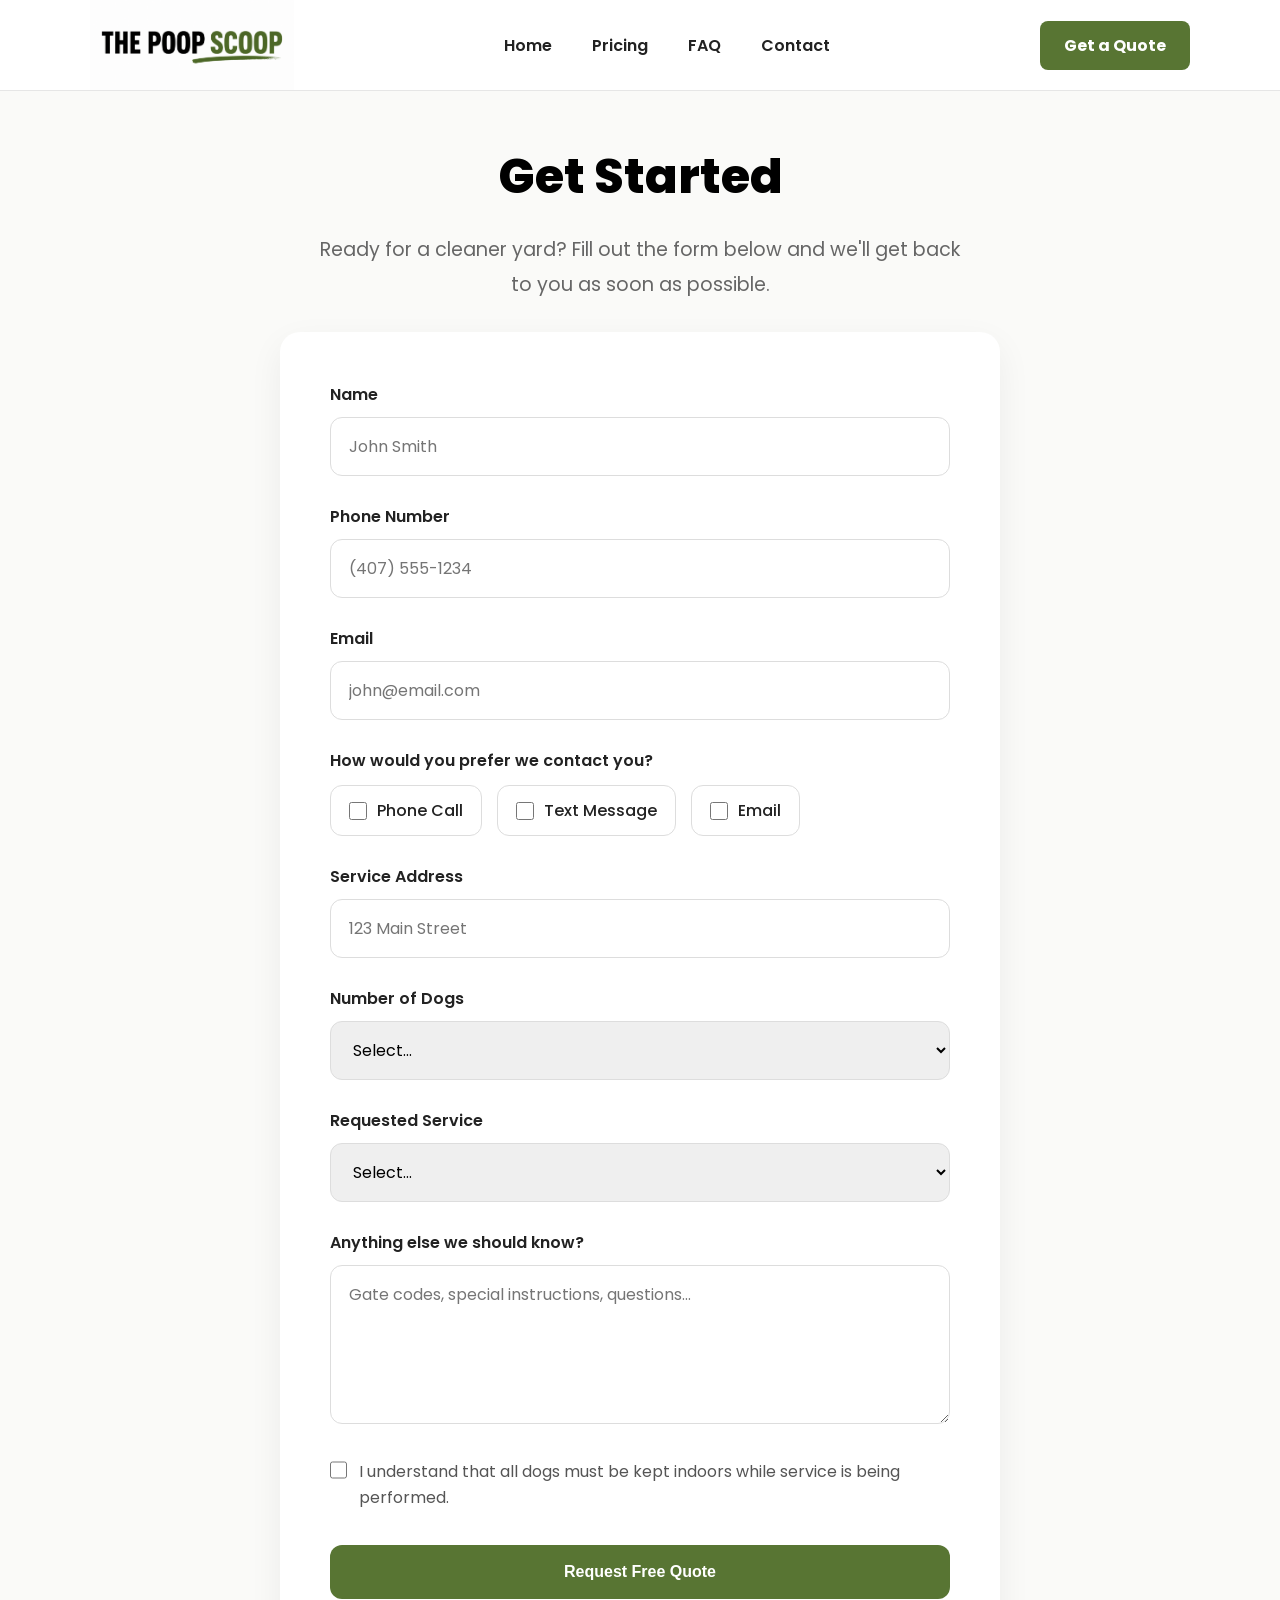
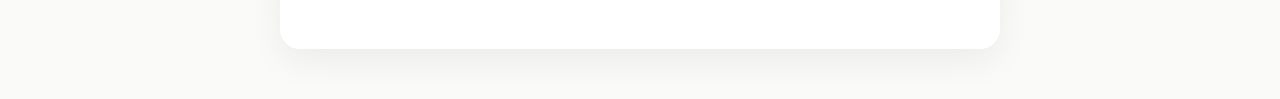
<file: contact.html>
<!DOCTYPE html>
<html lang="en">

<head>

<meta charset="UTF-8">

<meta name="viewport" content="width=device-width, initial-scale=1.0">

<title>The Poop Scoop</title>

<link rel="icon" type="image/png" href="images/favicon.png">

<meta name="description" content="Professional dog waste removal service serving Lake County, Florida. Weekly, biweekly, and one-time cleanups.">
<link rel="preconnect" href="https://fonts.googleapis.com">
<link rel="preconnect" href="https://fonts.gstatic.com" crossorigin>
<link href="https://fonts.googleapis.com/css2?family=Poppins:wght@300;400;500;600;700;800&display=swap" rel="stylesheet">
<link rel="stylesheet" href="css/style.css">

</head>

<body>

    <header class="navbar">
        <div class="container">

            <a href="index.html" class="logo">
    <img src="images/logo.png" alt="The Poop Scoop Dog Waste Removal">
</a>

            <nav>
                <ul>
                    <li><a href="index.html">Home</a></li>
                    <li><a href="pricing.html">Pricing</a></li>
                    <li><a href="faq.html">FAQ</a></li>
                    <li><a href="contact.html">Contact</a></li>
                </ul>
            </nav>

            <a href="contact.html" class="quote-button">
                Get a Quote
            </a>

        </div>
    </header>

   <main>

<section class="contact-page">

    <div class="container">

        <h1>Get Started</h1>

        <p class="contact-intro">
            Ready for a cleaner yard? Fill out the form below and we'll get back to you as soon as possible.
        </p>

        <div class="contact-wrapper">

           <form
    class="contact-form"
    action="https://formspree.io/f/mbdvqkgr"
    method="POST">

    <div class="form-group">

        <label for="name">Name</label>

        <input
            type="text"
            id="name"
            name="Name"
            placeholder="John Smith"
            required>

    </div>

    <div class="form-group">

        <label for="phone">Phone Number</label>

        <input
            type="tel"
            id="phone"
            name="Phone Number"
            placeholder="(407) 555-1234"
            required>

    </div>

    <div class="form-group">

        <label for="email">Email</label>

        <input
            type="email"
            id="email"
            name="Email"
            placeholder="john@email.com"
            required>

    </div>

   <div class="form-group">

    <label>How would you prefer we contact you?</label>

    <div class="checkbox-options">

        <label class="checkbox-option">
            <input
                type="checkbox"
                name="Preferred Contact Method[]"
                value="Phone Call">
            <span>Phone Call</span>
        </label>

        <label class="checkbox-option">
            <input
                type="checkbox"
                name="Preferred Contact Method[]"
                value="Text Message">
            <span>Text Message</span>
        </label>

        <label class="checkbox-option">
            <input
                type="checkbox"
                name="Preferred Contact Method[]"
                value="Email">
            <span>Email</span>
        </label>

    </div>

</div>

    <div class="form-group">

        <label for="address">Service Address</label>

        <input
            type="text"
            id="address"
            name="Service Address"
            placeholder="123 Main Street"
            required>

    </div>

    <div class="form-group">

        <label for="dogs">Number of Dogs</label>

        <select
            id="dogs"
            name="Number of Dogs"
            required>

            <option value="">Select...</option>
            <option>1</option>
            <option>2</option>
            <option>3</option>
            <option>4+</option>

        </select>

    </div>

    <div class="form-group">

        <label for="service">Requested Service</label>

        <select
            id="service"
            name="Requested Service"
            required>

            <option value="">Select...</option>
            <option>Weekly Service</option>
            <option>Twice Weekly</option>
            <option>One-Time Cleanup</option>

        </select>

    </div>

    <div class="form-group">

        <label for="notes">Anything else we should know?</label>

        <textarea
            id="notes"
            name="Notes"
            rows="5"
            placeholder="Gate codes, special instructions, questions..."></textarea>

    </div>

    <div class="checkbox-group">

        <label>

            <input
                type="checkbox"
                name="Customer Acknowledgement"
                required>

            I understand that all dogs must be kept indoors while service is being performed.

        </label>

    </div>

<input
    type="hidden"
    name="_next"
    value="https://thepoopscoopfl.com/thanks.html">
    
    <input
        type="hidden"
        name="_subject"
        value="New Quote Request - The Poop Scoop">

    <button
        type="submit"
        class="primary-button">

        Request Free Quote

    </button>

</form>

        </div>

    </div>

</section>

</main>

    <script src="js/script.js"></script>

</body>

</html>
</file>
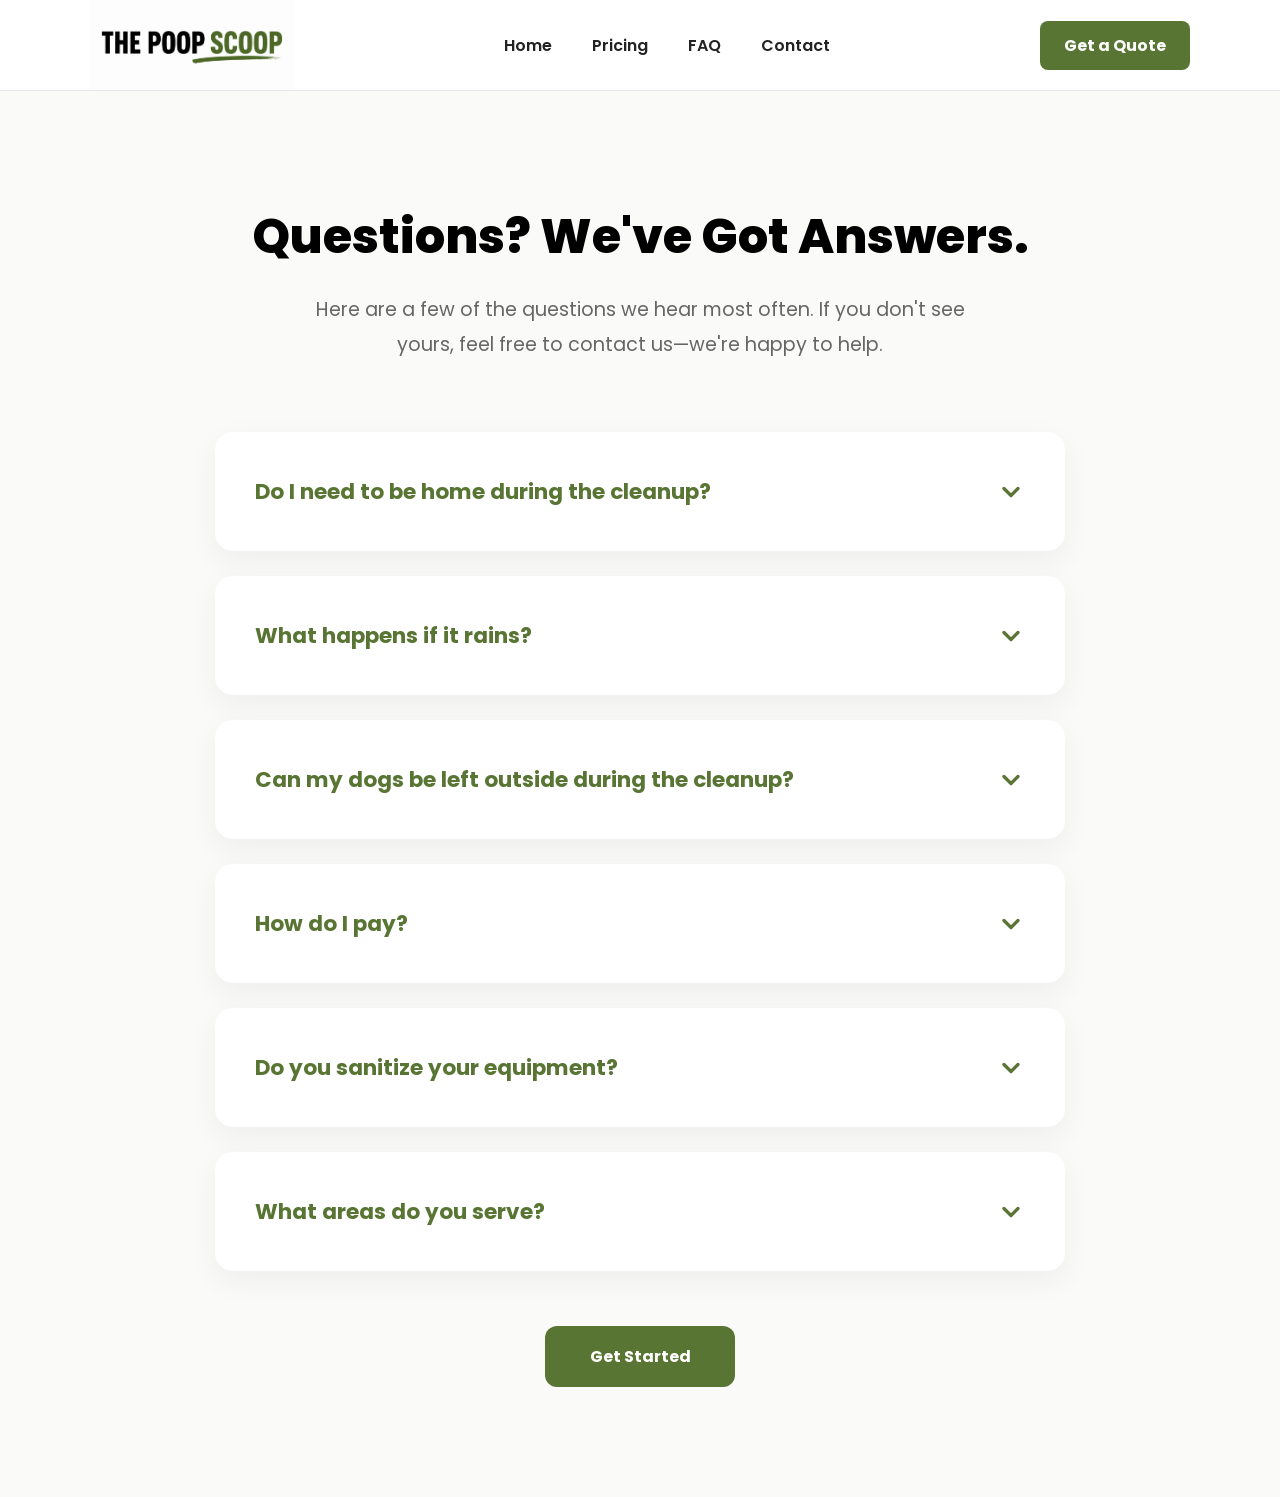
<file: faq.html>
<!DOCTYPE html>
<html lang="en">

<head>

    <meta charset="UTF-8">
    <meta name="viewport" content="width=device-width, initial-scale=1.0">

    <title>The Poop Scoop</title>

<link rel="icon" type="image/png" href="images/favicon.png">

    <meta name="description" content="Frequently asked questions about The Poop Scoop dog waste removal service.">

    <link rel="preconnect" href="https://fonts.googleapis.com">
    <link rel="preconnect" href="https://fonts.gstatic.com" crossorigin>

    <link href="https://fonts.googleapis.com/css2?family=Poppins:wght@300;400;500;600;700;800&display=swap" rel="stylesheet">

    <link rel="stylesheet" href="css/style.css">

</head>

<body>

<header class="navbar">

    <div class="container">

        <a href="index.html" class="logo">
            <img src="images/logo.png" alt="The Poop Scoop">
        </a>

        <nav>
            <ul>
                <li><a href="index.html">Home</a></li>
                <li><a href="pricing.html">Pricing</a></li>
                <li><a href="faq.html">FAQ</a></li>
                <li><a href="contact.html">Contact</a></li>
            </ul>
        </nav>

        <a href="contact.html" class="quote-button">
            Get a Quote
        </a>

    </div>

</header>

<main>

<section class="faq-page">

    <div class="container">

        <h1>Questions? We've Got Answers.</h1>

        <p class="faq-intro">
            Here are a few of the questions we hear most often. If you don't see yours, feel free to contact us—we're happy to help.
        </p>

        <div class="faq-list">

            <div class="faq-item">

                <button class="faq-question">
                    <span>Do I need to be home during the cleanup?</span>
                    <span class="faq-icon">

<svg viewBox="0 0 24 24" fill="none" xmlns="http://www.w3.org/2000/svg">

<path d="M6 9L12 15L18 9"
      stroke="currentColor"
      stroke-width="2.8"
      stroke-linecap="round"
      stroke-linejoin="round"/>

</svg>

</span>
                </button>

                <div class="faq-answer">
                    <p>
                        No. As long as we have access to your yard, we'll complete the service and leave your gate exactly as we found it.
                    </p>
                </div>

            </div>

            <div class="faq-item">

                <button class="faq-question">
                    <span>What happens if it rains?</span>
                   <span class="faq-icon">

<svg viewBox="0 0 24 24" fill="none" xmlns="http://www.w3.org/2000/svg">

<path d="M6 9L12 15L18 9"
      stroke="currentColor"
      stroke-width="2.8"
      stroke-linecap="round"
      stroke-linejoin="round"/>

</svg>

</span>
                </button>

                <div class="faq-answer">
                    <p>
                        Florida weather can be unpredictable. We do our best to work in or around the weather whenever it's safe to do so. If conditions aren't suitable, we'll reschedule your service as soon as possible.
                    </p>
                </div>

            </div>

            <div class="faq-item">

                <button class="faq-question">
                    <span>Can my dogs be left outside during the cleanup?</span>
                    <span class="faq-icon">

<svg viewBox="0 0 24 24" fill="none" xmlns="http://www.w3.org/2000/svg">

<path d="M6 9L12 15L18 9"
      stroke="currentColor"
      stroke-width="2.8"
      stroke-linecap="round"
      stroke-linejoin="round"/>

</svg>

</span>
                </button>

                <div class="faq-answer">
                    <p>
                        We kindly ask that all dogs be kept indoors during the service for both our safety and theirs, no matter how friendly they may be. If at any point we feel unsafe, we reserve the right to pause the service and return at a later time.
                    </p>
                </div>

            </div>

            <div class="faq-item">

                <button class="faq-question">
                    <span>How do I pay?</span>
                    <span class="faq-icon">

<svg viewBox="0 0 24 24" fill="none" xmlns="http://www.w3.org/2000/svg">

<path d="M6 9L12 15L18 9"
      stroke="currentColor"
      stroke-width="2.8"
      stroke-linecap="round"
      stroke-linejoin="round"/>

</svg>

</span>
                </button>

                <div class="faq-answer">
                    <p>
                        We securely process payments through Square. Recurring services are billed monthly, and one-time cleanups are paid before your scheduled service.
                    </p>
                </div>

            </div>

            <div class="faq-item">

                <button class="faq-question">
                    <span>Do you sanitize your equipment?</span>
                    <span class="faq-icon">

<svg viewBox="0 0 24 24" fill="none" xmlns="http://www.w3.org/2000/svg">

<path d="M6 9L12 15L18 9"
      stroke="currentColor"
      stroke-width="2.8"
      stroke-linecap="round"
      stroke-linejoin="round"/>

</svg>

</span>
                </button>

                <div class="faq-answer">
                    <p>
                        Yes. Our tools and footwear are sanitized between properties to help prevent the spread of bacteria and disease.
                    </p>
                </div>

            </div>

            <div class="faq-item">

                <button class="faq-question">
                    <span>What areas do you serve?</span>
                    <span class="faq-icon">

<svg viewBox="0 0 24 24" fill="none" xmlns="http://www.w3.org/2000/svg">

<path d="M6 9L12 15L18 9"
      stroke="currentColor"
      stroke-width="2.8"
      stroke-linecap="round"
      stroke-linejoin="round"/>

</svg>

</span>
                </button>

                <div class="faq-answer">
                    <p>
                        We currently serve Mascotte and Groveland, Florida. If you're nearby, feel free to reach out—we may still be able to accommodate your location.
                    </p>
                </div>

            </div>

        </div>

        <div class="pricing-cta">

            <a href="contact.html" class="primary-button">
                Get Started
            </a>

        </div>

    </div>

</section>

</main>

<script src="js/script.js"></script>

</body>

</html>
</file>
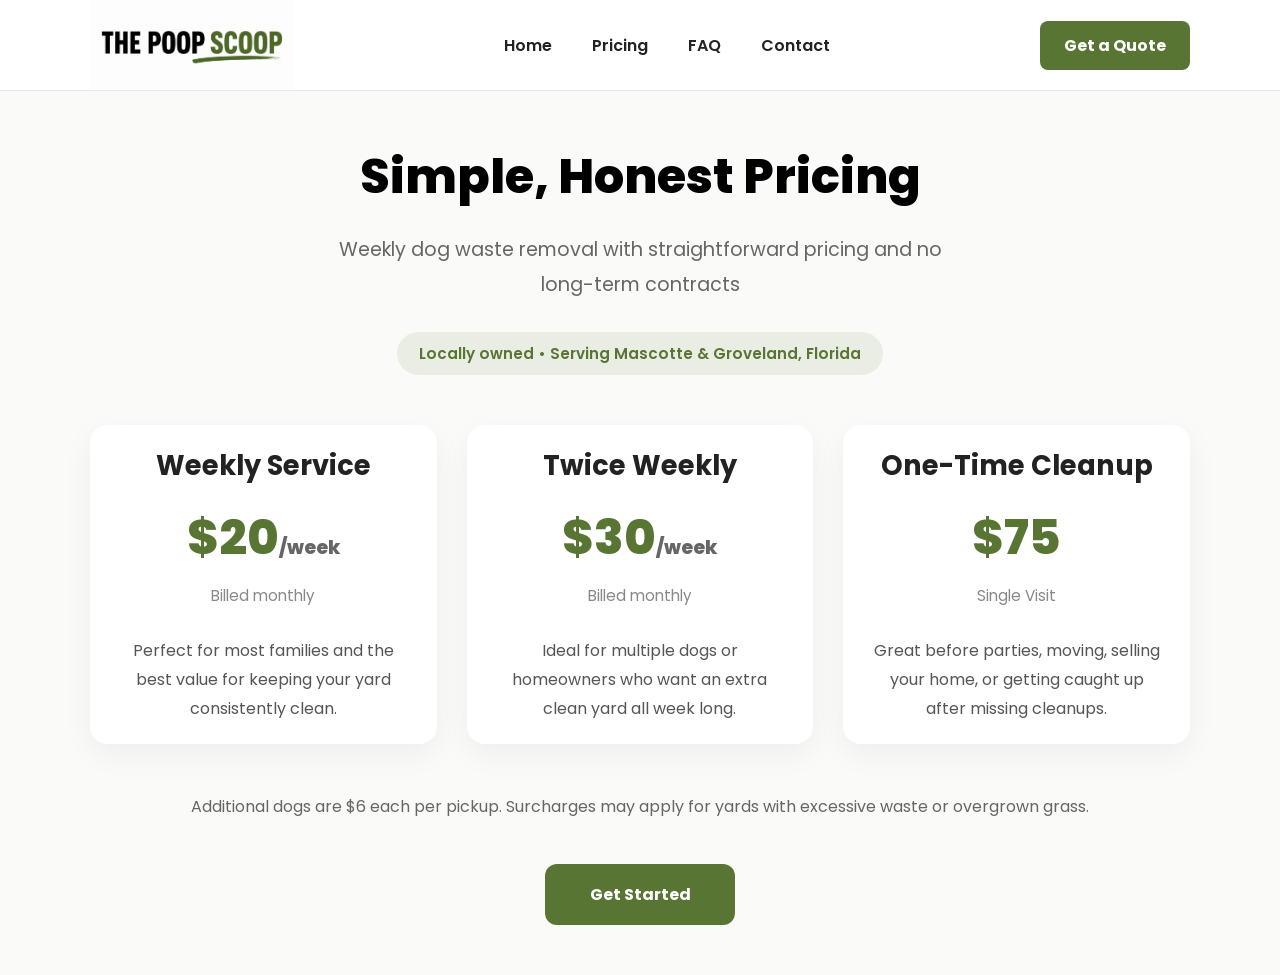
<file: pricing.html>
<!DOCTYPE html>
<html lang="en">

<head>

<meta charset="UTF-8">

<meta name="viewport" content="width=device-width, initial-scale=1.0">

<title>The Poop Scoop</title>

<link rel="icon" type="image/png" href="images/favicon.png">

<meta name="description" content="Dog waste removal pricing for Mascotte & Groveland, Florida.">

<link rel="preconnect" href="https://fonts.googleapis.com">
<link rel="preconnect" href="https://fonts.gstatic.com" crossorigin>

<link href="https://fonts.googleapis.com/css2?family=Poppins:wght@300;400;500;600;700;800&display=swap" rel="stylesheet">

<link rel="stylesheet" href="css/style.css">

</head>

<body>

<header class="navbar">

    <div class="container">

        <a href="index.html" class="logo">
            <img src="images/logo.png" alt="The Poop Scoop Dog Waste Removal">
        </a>

        <nav>
            <ul>
                <li><a href="index.html">Home</a></li>
                <li><a href="pricing.html">Pricing</a></li>
                <li><a href="faq.html">FAQ</a></li>
                <li><a href="contact.html">Contact</a></li>
            </ul>
        </nav>

        <a href="contact.html" class="quote-button">
            Get a Quote
        </a>

    </div>

</header>

<main>
<section class="pricing-page">

    <div class="container">

        <h1>Simple, Honest Pricing</h1>

        <p class="pricing-intro">
            Weekly dog waste removal with straightforward pricing and no long-term contracts
        </p>

<div class="service-area-badge">
    Locally owned • Serving Mascotte &amp; Groveland, Florida
</div>

        <div class="pricing-grid">

            <div class="pricing-card">

                <h2>Weekly Service</h2>

                <div class="price">$20<span>/week</span></div>

                <p class="billing">Billed monthly</p>

                <p>
                    Perfect for most families and the best value for keeping your yard consistently clean.
                </p>

            </div>

            <div class="pricing-card">

                <h2>Twice Weekly</h2>

                <div class="price">$30<span>/week</span></div>

                <p class="billing">Billed monthly</p>

                <p>
                    Ideal for multiple dogs or homeowners who want an extra clean yard all week long.
                </p>

            </div>

            <div class="pricing-card">

                <h2>One-Time Cleanup</h2>

                <div class="price">$75</div>

                <p class="billing">Single Visit</p>

                <p>
                    Great before parties, moving, selling your home, or getting caught up after missing cleanups.
                </p>

            </div>

        </div>

        <div class="pricing-note">

            <p>
                Additional dogs are $6 each per pickup. Surcharges may apply for yards with excessive waste or overgrown grass.
            </p>

        </div>

        <div class="pricing-cta">

            <a href="contact.html" class="primary-button">
                Get Started
            </a>

        </div>

    </div>

</section>
</main>

<script src="js/script.js"></script>

</body>

</html>
</file>
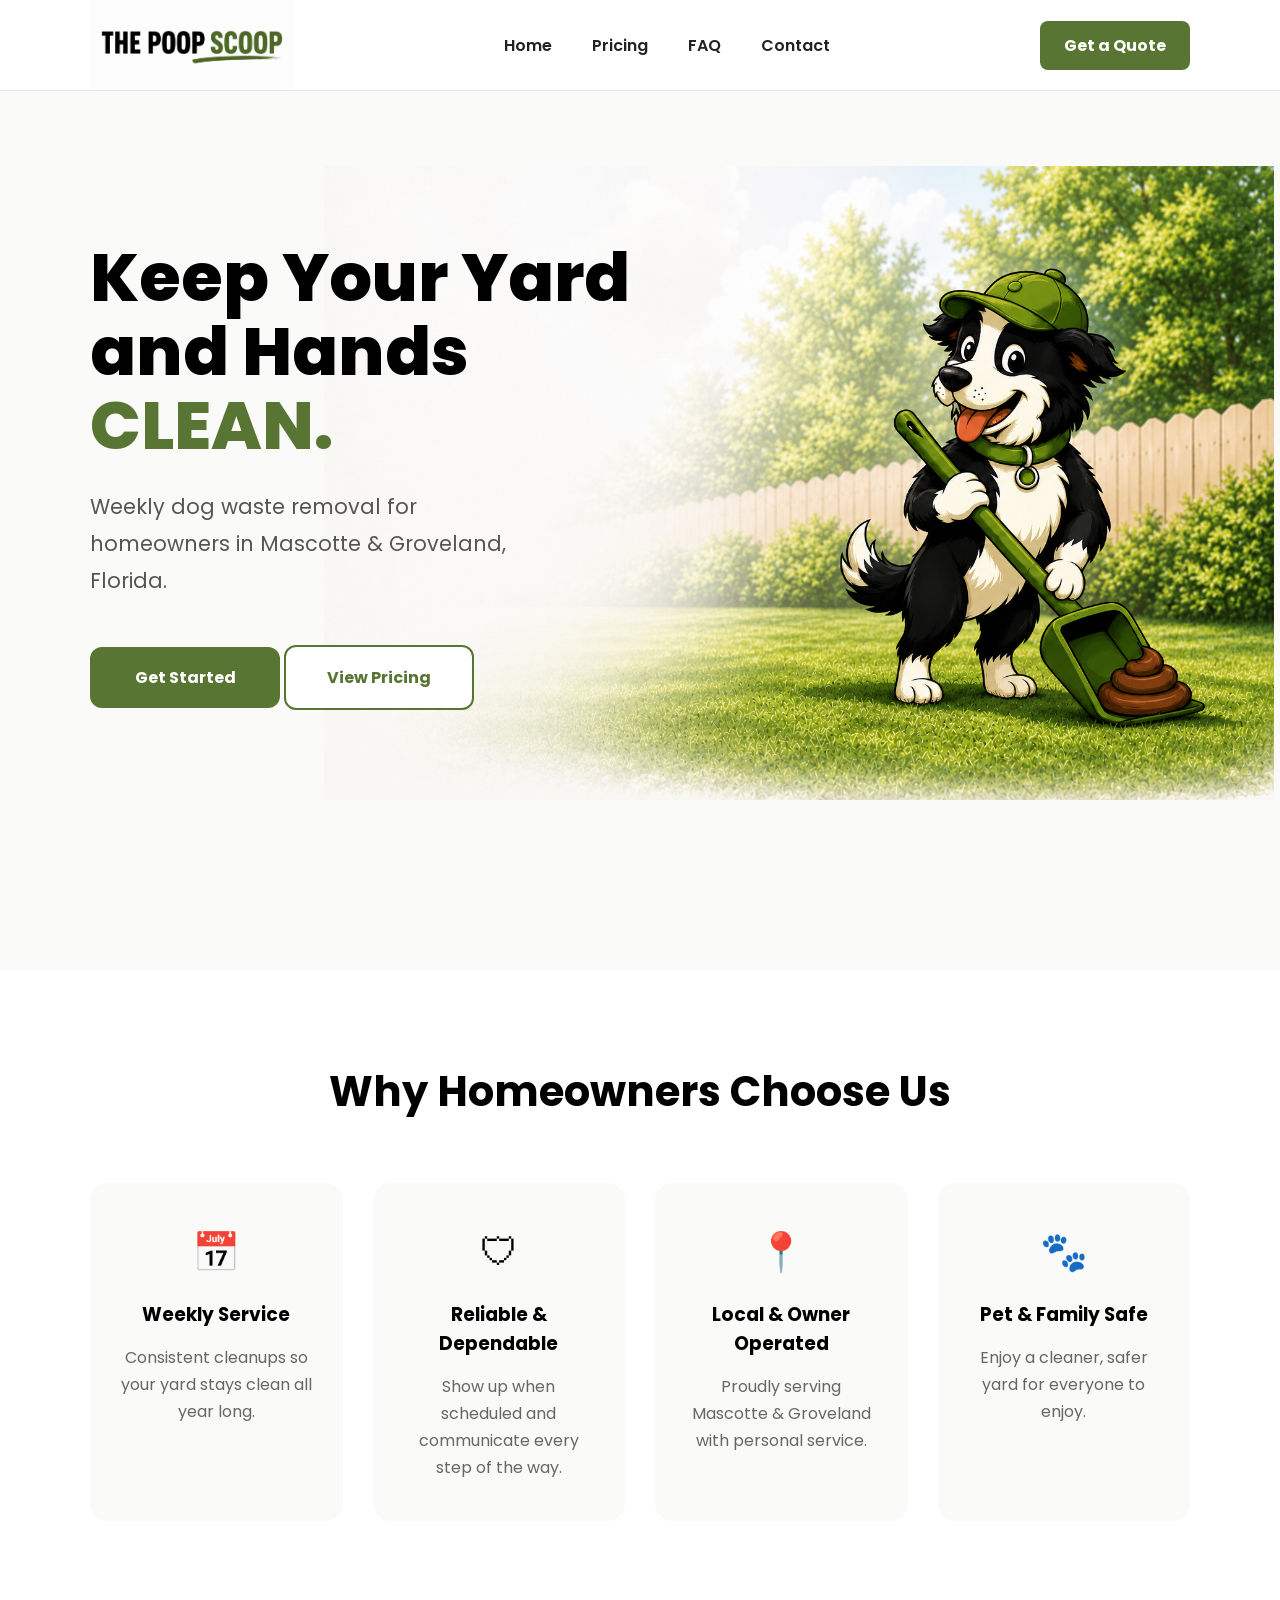
<file: start.html>
<!DOCTYPE html>
<html lang="en">

<head>

<meta charset="UTF-8">

<meta name="viewport" content="width=device-width, initial-scale=1.0">

<title>The Poop Scoop</title>

<link rel="icon" type="image/png" href="images/favicon.png">

<meta name="description" content="Professional dog waste removal service serving Lake County, Florida. Weekly, biweekly, and one-time cleanups.">
<link rel="preconnect" href="https://fonts.googleapis.com">
<link rel="preconnect" href="https://fonts.gstatic.com" crossorigin>
<link href="https://fonts.googleapis.com/css2?family=Poppins:wght@300;400;500;600;700;800&display=swap" rel="stylesheet">
<link rel="stylesheet" href="css/style.css">

</head>

<body>

    <header class="navbar">
        <div class="container">

            <a href="index.html" class="logo">
    <img src="images/logo.png" alt="The Poop Scoop Dog Waste Removal">
</a>

            <nav>
                <ul>
                    <li><a href="index.html">Home</a></li>
                    <li><a href="pricing.html">Pricing</a></li>
                    <li><a href="faq.html">FAQ</a></li>
                    <li><a href="contact.html">Contact</a></li>
                </ul>
            </nav>

            <a href="contact.html" class="quote-button">
                Get a Quote
            </a>

        </div>
    </header>

   <main>

    <section class="hero">

        <div class="container hero-content">

            <div class="hero-text">

                <h1>
                    Keep Your Yard
                    <br>
                    and Hands <span>CLEAN.</span>
                </h1>

                <p>
    Weekly dog waste removal for homeowners in
    Mascotte &amp; Groveland, Florida.
</p>

               <div class="hero-buttons">

    <a href="contact.html" class="primary-button">
        Get Started
    </a>

    <a href="pricing.html" class="secondary-button">
        View Pricing
    </a>

</div>

            </div>

           <div class="hero-image">

    <img src="images/mascot.png" alt="The Poop Scoop mascot">

</div>

        </div>

    </section>
<section class="features">

    <div class="container">

        <h2>Why Homeowners Choose Us</h2>

        <div class="feature-grid">

            <div class="feature-card">
                <div class="feature-icon">📅</div>
                <h3>Weekly Service</h3>
                <p>
                    Consistent cleanups so your yard stays clean all year long.
                </p>
            </div>

            <div class="feature-card">
                <div class="feature-icon">🛡</div>
                <h3>Reliable &amp; Dependable</h3>
                <p>
                    Show up when scheduled and communicate every step of the way.
                </p>
            </div>

            <div class="feature-card">
                <div class="feature-icon">📍</div>
                <h3>Local &amp; Owner Operated</h3>
                <p>
                    Proudly serving Mascotte &amp; Groveland with personal service.
                </p>
            </div>

            <div class="feature-card">
                <div class="feature-icon">🐾</div>
                <h3>Pet &amp; Family Safe</h3>
                <p>
                    Enjoy a cleaner, safer yard for everyone to enjoy.
                </p>
            </div>

        </div>

    </div>

</section>
</main>

    <script src="js/script.js"></script>

</body>

</html>
</file>
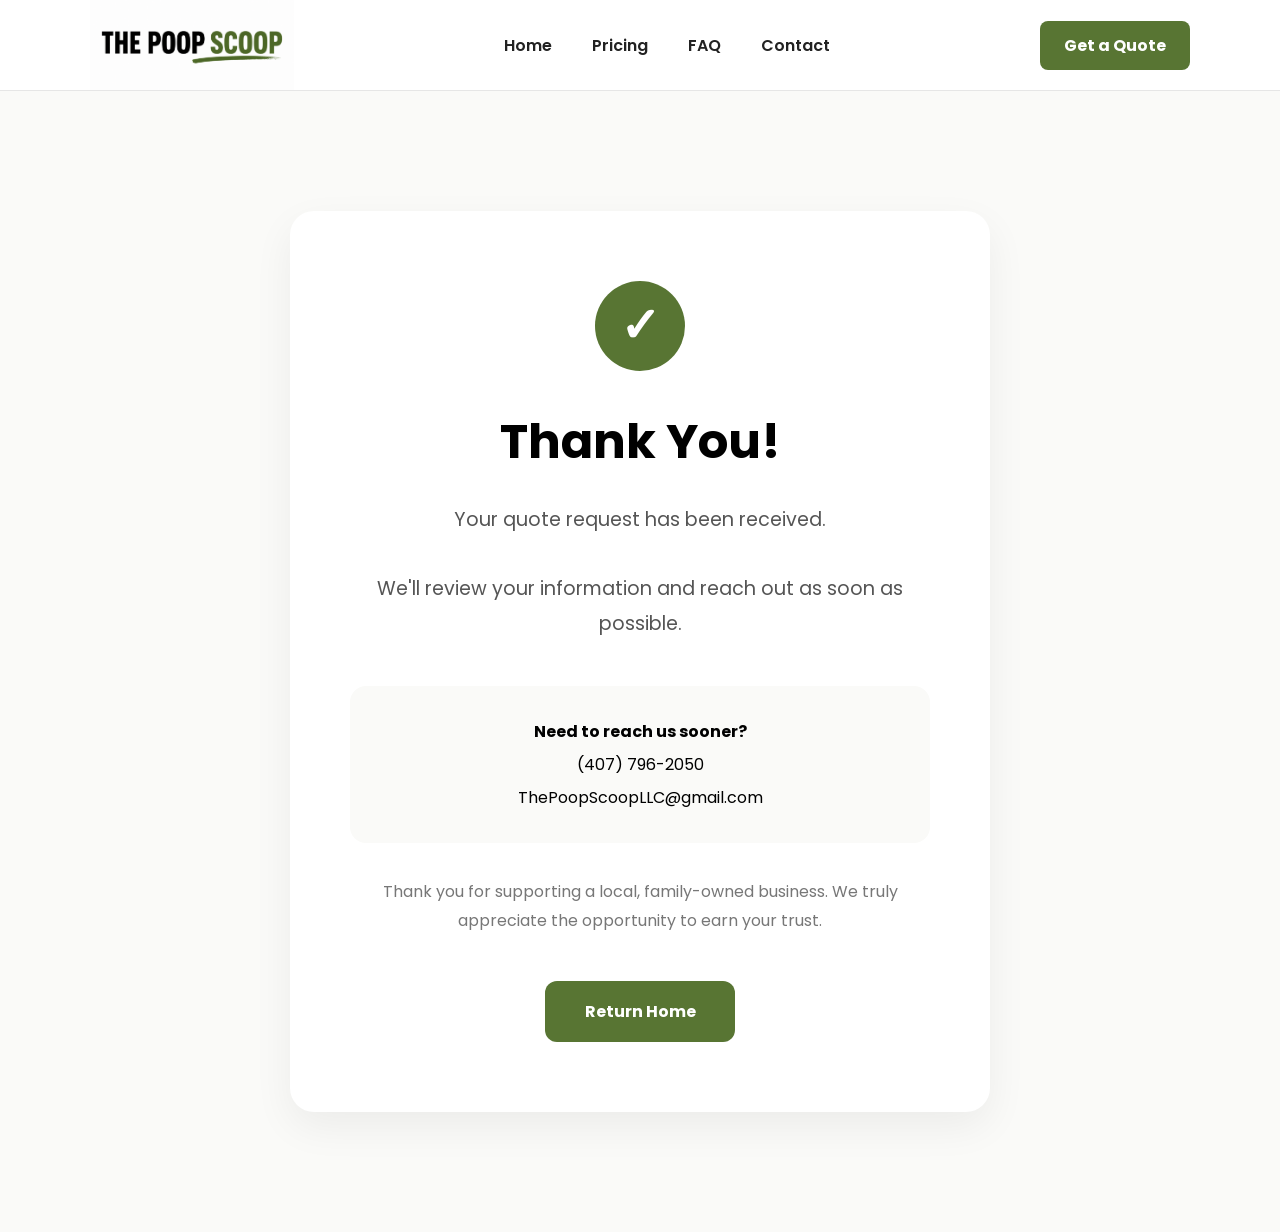
<file: thanks.html>
<!DOCTYPE html>
<html lang="en">

<head>

<meta charset="UTF-8">

<meta name="viewport" content="width=device-width, initial-scale=1.0">

<title>The Poop Scoop</title>

<link rel="icon" type="image/png" href="images/favicon.png">

<meta name="description" content="Professional dog waste removal service serving Lake County, Florida. Weekly, biweekly, and one-time cleanups.">
<link rel="preconnect" href="https://fonts.googleapis.com">
<link rel="preconnect" href="https://fonts.gstatic.com" crossorigin>
<link href="https://fonts.googleapis.com/css2?family=Poppins:wght@300;400;500;600;700;800&display=swap" rel="stylesheet">
<link rel="stylesheet" href="css/style.css">

</head>

<body>

    <header class="navbar">
        <div class="container">

            <a href="index.html" class="logo">
    <img src="images/logo.png" alt="The Poop Scoop Dog Waste Removal">
</a>

            <nav>
                <ul>
                    <li><a href="index.html">Home</a></li>
                    <li><a href="pricing.html">Pricing</a></li>
                    <li><a href="faq.html">FAQ</a></li>
                    <li><a href="contact.html">Contact</a></li>
                </ul>
            </nav>

            <a href="contact.html" class="quote-button">
                Get a Quote
            </a>

        </div>
    </header>

   <main>

<section class="thanks-page">

    <div class="container">

        <div class="thanks-card">

            <div class="checkmark">

                ✓

            </div>

            <h1>Thank You!</h1>

            <p class="thanks-text">

                Your quote request has been received.

                <br><br>

                We'll review your information and reach out as soon as possible.

            </p>

            <div class="thanks-contact">

                <p><strong>Need to reach us sooner?</strong></p>

                <p>(407) 796-2050</p>

                <p>ThePoopScoopLLC@gmail.com</p>

            </div>

            <p class="thanks-small">

                Thank you for supporting a local, family-owned business.
                We truly appreciate the opportunity to earn your trust.

            </p>

            <a href="index.html" class="primary-button">

                Return Home

            </a>

        </div>

    </div>

</section>

</main>

    <script src="js/script.js"></script>

</body>

</html>
</file>
<file: css/home.css>
/* ---------- HOMEPAGE (home.css) ----------
   Used only by index.html. Other pages keep style.css. */

:root {
    --green: #587533;
    --green-dark: #3E5423;
    --green-tint: #EEF3E6;
    --dark: #222222;
    --text-soft: #555555;
    --light: #fafaf8;
    --white: #ffffff;
    --line: #e6e6e6;
}

* {
    margin: 0;
    padding: 0;
    box-sizing: border-box;
}

body.home {
    font-family: 'Poppins', sans-serif;
    font-size: 17px;
    line-height: 1.6;
    background: var(--light);
    color: var(--dark);
}

.home a { color: var(--green); }
.home a:hover { color: var(--green-dark); }

.hp-container {
    width: min(100% - 40px, 1100px);
    margin: 0 auto;
}

.hp-narrow { width: min(100% - 40px, 820px); }
.hp-center { text-align: center; }

/* ---------- BUTTONS ---------- */

.hp-btn {
    display: inline-flex;
    align-items: center;
    justify-content: center;
    gap: 8px;
    min-height: 56px;
    padding: 0 30px;
    border-radius: 12px;
    border: 2px solid var(--green);
    background: var(--green);
    color: var(--white) !important;
    font: inherit;
    font-weight: 700;
    font-size: 18px;
    text-decoration: none;
    cursor: pointer;
    transition: transform .25s, box-shadow .25s, background .25s;
}

.hp-btn:hover {
    transform: translateY(-2px);
    box-shadow: 0 12px 30px rgba(88, 117, 51, .25);
}

.hp-btn-outline {
    background: var(--white);
    color: var(--green) !important;
}

.hp-btn-outline:hover {
    background: var(--green);
    color: var(--white) !important;
}

.hp-btn-small {
    min-height: 44px;
    padding: 0 20px;
    font-size: 16px;
    border-radius: 8px;
}

.hp-btn-block { display: flex; width: 100%; }

.hp-btn-white {
    background: var(--white);
    border-color: var(--white);
    color: var(--green-dark) !important;
    font-weight: 800;
}

/* ---------- HEADER ---------- */

.hp-header {
    background: var(--white);
    border-bottom: 1px solid var(--line);
    position: sticky;
    top: 0;
    z-index: 1000;
}

.hp-header-row {
    display: flex;
    flex-wrap: wrap;
    align-items: center;
    justify-content: space-between;
    gap: 12px 24px;
    padding: 14px 0;
}

.hp-logo img {
    display: block;
    height: 40px;
    width: auto;
}

.hp-nav {
    display: flex;
    flex-wrap: wrap;
    align-items: center;
    gap: 12px 32px;
    font-weight: 600;
    font-size: 16px;
}

.hp-nav a:not(.hp-btn) {
    color: var(--dark);
    text-decoration: none;
}

.hp-nav a:not(.hp-btn):hover { color: var(--green); }

.hp-banner {
    background: var(--dark);
    color: var(--white);
    text-align: center;
    padding: 12px 20px;
    font-weight: 600;
    font-size: 16px;
}

.hp-banner strong { color: #B9D38F; font-weight: 800; }
.hp-banner a { color: var(--white); }

/* ---------- HERO ---------- */

.hp-hero {
    background: var(--light) url('/images/mascot.png') no-repeat right center / cover;
}

.hp-hero-inner {
    display: flex;
    align-items: center;
    min-height: 520px;
    padding: 72px 0 96px;
}

.hp-hero-text { max-width: 500px; }

.hp-eyebrow {
    margin-bottom: 12px;
    font-weight: 700;
    font-size: 14px;
    letter-spacing: .08em;
    text-transform: uppercase;
    color: var(--green);
}

.hp-hero h1 {
    margin-bottom: 20px;
    font-weight: 800;
    font-size: 60px;
    line-height: 1.1;
    letter-spacing: -.01em;
}

.hp-hero h1 span { color: var(--green); }

.hp-lead {
    margin-bottom: 28px;
    font-size: 20px;
    color: #444;
}

.hp-btn-row {
    display: flex;
    flex-wrap: wrap;
    gap: 12px;
}

.hp-call {
    margin-top: 18px;
    font-size: 15px;
    color: #444;
}

.hp-call a { font-weight: 700; color: var(--dark); }

.hp-hero-mascot { display: none; }

/* ---------- TRUST BAR ---------- */

.hp-trust {
    background: var(--white);
    border-top: 1px solid var(--line);
    border-bottom: 1px solid var(--line);
}

.hp-trust-row {
    display: flex;
    flex-wrap: wrap;
    justify-content: space-between;
    gap: 12px 32px;
    padding: 22px 0;
    font-weight: 600;
    font-size: 16px;
}

.hp-trust-row span {
    display: inline-flex;
    align-items: center;
    gap: 10px;
}

.hp-trust-row svg { color: var(--green); }

/* ---------- SECTIONS ---------- */

.hp-section { padding: 80px 0; }
.hp-white { background: var(--white); }

.hp-section h2 {
    margin-bottom: 40px;
    font-weight: 800;
    font-size: 40px;
    line-height: 1.15;
}

.hp-sub {
    max-width: 600px;
    margin: -32px auto 40px;
    color: var(--text-soft);
}

.hp-cards {
    display: flex;
    flex-wrap: wrap;
    gap: 24px;
    align-items: stretch;
}

.hp-card {
    flex: 1 1 280px;
    background: var(--white);
    border-radius: 18px;
    padding: 36px 30px;
}

.hp-step { text-align: center; }

.hp-step-num {
    width: 56px;
    height: 56px;
    margin: 0 auto 16px;
    border-radius: 50%;
    background: var(--green-tint);
    color: var(--green);
    display: flex;
    align-items: center;
    justify-content: center;
    font-weight: 800;
    font-size: 24px;
}

.hp-card h3 { margin-bottom: 10px; font-size: 20px; }
.hp-card p:not(.hp-step-num) { color: var(--text-soft); }

/* ---------- PRICING ---------- */

.hp-price {
    flex: 1 1 300px;
    display: flex;
    flex-direction: column;
    background: var(--light);
    border-radius: 18px;
    padding: 32px;
}

.hp-price-featured {
    background: var(--white);
    border: 3px solid var(--green);
    box-shadow: 0 12px 30px rgba(88, 117, 51, .15);
}

.hp-badge {
    align-self: flex-start;
    margin-bottom: 14px;
    background: var(--green);
    color: var(--white);
    border-radius: 999px;
    padding: 4px 14px;
    font-size: 13px;
    font-weight: 700;
    text-transform: uppercase;
    letter-spacing: .06em;
}

.hp-price h3 { margin-bottom: 4px; font-size: 22px; }

.hp-amount {
    font-weight: 800;
    font-size: 52px;
    line-height: 1.1;
}

.hp-amount span {
    font-size: 20px;
    font-weight: 600;
    color: var(--text-soft);
}

.hp-price-note {
    flex-grow: 1;
    margin: 6px 0 24px;
    color: var(--text-soft);
}

.hp-fine {
    margin-top: 28px;
    color: var(--text-soft);
    font-size: 15px;
}

/* ---------- ABOUT ---------- */

.hp-about {
    display: flex;
    flex-wrap: wrap;
    align-items: center;
    gap: 48px;
}

.hp-about img {
    flex: 0 1 340px;
    width: 340px;
    max-width: 100%;
    height: 480px;
    object-fit: cover;
    object-position: center top;
    border-radius: 18px;
}

.hp-about-text { flex: 1 1 420px; }
.hp-about-text h2 { margin-bottom: 16px; }

.hp-about-text p:not(.hp-eyebrow) {
    margin-bottom: 16px;
    color: var(--text-soft);
}

.hp-about-text .hp-btn { margin-top: 8px; }

/* ---------- REVIEW ---------- */

.hp-review {
    width: min(100% - 40px, 820px);
    text-align: center;
}

.hp-stars {
    margin-bottom: 16px;
    color: #E0A100;
    font-size: 30px;
    letter-spacing: 4px;
}

.hp-review blockquote {
    margin-bottom: 20px;
    font-weight: 700;
    font-size: 30px;
    line-height: 1.35;
}

.hp-review-name {
    margin-bottom: 24px;
    color: var(--text-soft);
    font-weight: 600;
}

.hp-review a { font-weight: 700; }

/* ---------- FAQ ---------- */

.hp-faq {
    background: var(--white);
    border-radius: 18px;
    padding: 8px 28px;
    margin-bottom: 24px;
}

.hp-faq > div {
    padding: 20px 0;
    border-bottom: 1px solid var(--line);
}

.hp-faq > div:last-child { border-bottom: 0; }
.hp-faq h3 { margin-bottom: 6px; font-size: 18px; }
.hp-faq p { color: var(--text-soft); }
#faq a { font-weight: 700; }

/* ---------- START / FORM ---------- */

.hp-start {
    background: var(--green);
    color: var(--white);
}

.hp-start-row {
    display: flex;
    flex-wrap: wrap;
    align-items: center;
    gap: 48px;
    padding: 80px 0;
}

.hp-start-text { flex: 1 1 380px; }

.hp-start-text h2 {
    margin-bottom: 16px;
    font-weight: 800;
    font-size: 40px;
    line-height: 1.15;
}

.hp-start-text p {
    margin-bottom: 28px;
    font-size: 18px;
    color: var(--green-tint);
}

.hp-form {
    flex: 1 1 420px;
    display: flex;
    flex-direction: column;
    gap: 16px;
    background: var(--white);
    color: var(--dark);
    border-radius: 18px;
    padding: 32px;
}

.hp-form-title { font-weight: 700; font-size: 20px; }

.hp-form label {
    display: flex;
    flex-direction: column;
    gap: 6px;
    font-weight: 600;
    font-size: 15px;
}

.hp-form input,
.hp-form select {
    min-height: 46px;
    border: 1px solid #BDBDBD;
    border-radius: 10px;
    padding: 0 12px;
    font: inherit;
    font-weight: 400;
    background: var(--white);
}

.hp-form input:focus,
.hp-form select:focus {
    outline: 2px solid var(--green);
    outline-offset: 1px;
}

/* ---------- FOOTER ---------- */

.hp-footer {
    background: var(--dark);
    color: #ccc;
}

.hp-footer-row {
    display: flex;
    flex-wrap: wrap;
    justify-content: space-between;
    align-items: center;
    gap: 12px;
    padding: 32px 0;
    font-size: 15px;
}

.hp-footer-name { color: var(--white); font-weight: 700; }
.hp-footer a { color: var(--white); }

/* ---------- PHONE ---------- */

@media (max-width: 760px) {
    .hp-header { position: static; }
    .hp-nav { gap: 10px 20px; }
    .hp-hero { background-image: none; }
    .hp-hero-inner { min-height: 0; padding: 48px 0 24px; }
    .hp-hero h1 { font-size: 42px; }
    .hp-lead { font-size: 18px; }
    .hp-hero-mascot { display: block; width: 100%; height: auto; }
    .hp-section { padding: 56px 0; }
    .hp-section h2, .hp-start-text h2 { font-size: 32px; }
    .hp-sub { margin-top: -24px; }
    .hp-review blockquote { font-size: 24px; }
    .hp-about img { height: 420px; }
    .hp-start-row { padding: 56px 0; }
    .hp-form { padding: 24px; }
}
</file>
<file: css/style.css>
/* ---------- RESET ---------- */

* {
    margin: 0;
    padding: 0;
    box-sizing: border-box;
}

/* ---------- COLORS ---------- */

:root {
    --green: #587533;
    --dark: #222222;
    --light: #fafaf8;
    --white: #ffffff;
}

/* ---------- BODY ---------- */

body {
    font-family: 'Poppins', sans-serif;
    background: var(--light);
    color: var(--);
}

/* ---------- CONTAINER ---------- */

.container {
    width: min(92%, 1100px);
    margin: 0 auto;
}

/* ---------- NAVBAR ---------- */

.navbar {
    background: var(--white);
    border-bottom: 1px solid #e6e6e6;
    position: sticky;
    top: 0;
    z-index: 1000;
}

.navbar .container {
    display: flex;
    align-items: center;
    justify-content: space-between;
    height: 90px;
}

/* ---------- LOGO ---------- */

.logo {
    text-decoration: none;
    color: var(--dark);

    font-size: 1.8rem;
    font-weight: 900;
}

/* ---------- LOGO ---------- */

.logo img {
    height: 90px;
    display: block;
}

/* ---------- NAVIGATION ---------- */

nav ul {
    display: flex;
    list-style: none;
    gap: 40px;
}

nav a {
    text-decoration: none;
    color: var(--dark);
    font-weight: 600;
    transition: .25s;
}

nav a:hover {
    color: var(--green);
}

/* ---------- BUTTON ---------- */

.quote-button {

    background: var(--green);

    color: white;

    text-decoration: none;

    padding: 12px 24px;

    border-radius: 8px;

    font-weight: bold;

    transition: .25s;

}

.quote-button:hover {

    transform: translateY(-2px);

}/* ---------- HERO ---------- */

.hero {
    padding: 60px 0 170px;
}

.hero-content {
    display: flex;
    align-items: center;
    justify-content: space-between;
    gap: 40px;
    position: relative;
}

.hero-text {
    flex: 0 0 50%;
    position: relative;
    z-index: 2;
}

.hero-text h1 {
    font-size: 4.2rem;
    line-height: 1.1;
    font-weight: 800;
    margin-bottom: 25px;
}

.hero-text h1 span {
    color: var(--green);
}

.hero-text p {

    font-size: 1.3rem;
    color: #555;
    max-width: 460px;
    line-height: 1.8;
    margin-bottom: 45px;

}

.primary-button,
.secondary-button {

    display: inline-flex;
    align-items: center;
    justify-content: center;

    min-width: 190px;

    padding: 18px 36px;

    border-radius: 12px;

    text-decoration: none;

    font-weight: 700;

    transition: all .25s ease;

}

.primary-button {

    background: var(--green);
    color: white;

}

.primary-button:hover {

    transform: translateY(-3px);
    box-shadow: 0 12px 30px rgba(88,117,51,.25);

}

.secondary-button {

    border: 2px solid var(--green);
    color: var(--green);
    background: white;

}

.secondary-button:hover {

    background: var(--green);
    color: white;

}

.hero-image {
    flex: 0 0 54%;
    display: flex;
    justify-content: flex-end;
    align-items: center;

    position: relative;
    z-index: 1;
}

.hero-image img {
    width: 160%;
    max-width: 1000px;

    margin-left: -140px;
    margin-top: 15px;
}
/* ---------- FEATURES ---------- */

.features {

    background: white;
    padding: 90px 0;

}

.features h2 {

    text-align: center;
    font-size: 2.6rem;
    margin-bottom: 60px;

}

.feature-grid {

    display: grid;
    grid-template-columns: repeat(4, 1fr);
    gap: 30px;

}

.feature-card {

    background: var(--light);

    border-radius: 18px;

    padding: 40px 30px;

    text-align: center;

    transition: .25s;

}

.feature-card:hover {

    transform: translateY(-8px);

}

.feature-icon {

    font-size: 2.4rem;
    margin-bottom: 20px;

}

.feature-card h3 {

    margin-bottom: 15px;

}

.feature-card p {

    color: #666;
    line-height: 1.7;

}
/* ---------- PRICING PAGE ---------- */

.pricing-page {
    padding: 50px 0;
    background: var(--light);
}

.pricing-page h1 {
    text-align: center;
    font-size: 3rem;
    font-weight: 800;
    margin-bottom: 20px;
}

.pricing-intro {
    text-align: center;
    max-width: 650px;
    margin: 0 auto 30px;
    font-size: 1.2rem;
    color: #666;
    line-height: 1.8;
}

.pricing-grid {
    display: grid;
    grid-template-columns: repeat(6, 1fr);
    gap: 30px;
}

.pricing-grid .pricing-card {
    grid-column: span 2;
}

.pricing-grid .pricing-card:nth-child(4) {
    grid-column: 2 / span 2;
}

.pricing-grid .pricing-card:nth-child(5) {
    grid-column: 4 / span 2;
}

.pricing-card {
    display: block;
    background: white;
    border-radius: 18px;
    padding: 20px 30px;
    text-align: center;
    box-shadow: 0 10px 30px rgba(0,0,0,.05);
    transition: .25s;
    text-decoration: none;
    color: var(--dark);
}

.pricing-card:hover {
    transform: translateY(-8px);
}

.pricing-card.featured {
    border: 2px solid var(--green);
    transform: scale(1.03);
    position: relative;
}

.pricing-card.featured:hover {
    transform: scale(1.03) translateY(-8px);
}

.featured-badge {
    display: inline-block;
    background: var(--green);
    color: white;
    padding: 5px 14px;
    border-radius: 999px;
    font-size: .75rem;
    font-weight: 700;
    margin-bottom: 10px;
    letter-spacing: .5px;
}

.pricing-card h2 {
    font-size: 1.7rem;
    margin-bottom: 15px;
}

.price {
    font-size: 3rem;
    font-weight: 800;
    color: var(--green);
    margin-bottom: 10px;
}

.price span {
    font-size: 1.2rem;
    color: #666;
}

.billing {
    color: #888;
    font-size: .95rem;
    margin-bottom: 30px;
}

.pricing-card p:last-child {
    color: #555;
    line-height: 1.8;
}

.pricing-note {
    text-align: center;
    color: #666;
    margin-top: 50px;
}

.pricing-cta {
    text-align: center;
    margin-top: 45px;
}
.service-area-badge {
    display: inline-block;
    background: rgba(88,117,51,.10);
    color: var(--green);

    padding: 10px 22px;
    border-radius: 999px;

    font-weight: 600;
    font-size: .95rem;

    margin: 0 auto 50px;
}

.pricing-page .container {
    text-align: center;
}

.pricing-grid {
    text-align: left;
}
/* ---------- FAQ PAGE ---------- */

.faq-page {
    padding: 110px 0;
    background: var(--light);
}

.faq-page h1 {
    text-align: center;
    font-size: 3rem;
    font-weight: 800;
    margin-bottom: 20px;
}

.faq-intro {
    text-align: center;
    max-width: 650px;
    margin: 0 auto 70px;
    font-size: 1.2rem;
    color: #666;
    line-height: 1.8;
}

.faq-list {
    max-width: 850px;
    margin: 0 auto;
}

.faq-item {
    background: white;
    border-radius: 18px;
    padding: 35px 40px;
    margin-bottom: 25px;
    box-shadow: 0 10px 30px rgba(0,0,0,.05);
    transition: all .25s ease;
}

.faq-item:hover {
    transform: translateY(-4px);
    box-shadow: 0 15px 35px rgba(0,0,0,.08);
}

.faq-item h2 {
    color: var(--green);
    font-size: 1.45rem;
    margin-bottom: 15px;
    font-weight: 700;
}

.faq-item p {
    color: #555;
    line-height: 1.8;
    font-size: 1.05rem;
}

.faq-page .pricing-cta {
    margin-top: 55px;
    text-align: center;
}
.faq-question {

    width: 100%;

    background: none;
    border: none;

    display: flex;
    justify-content: space-between;
    align-items: center;

    font-family: inherit;
    font-size: 1.35rem;
    font-weight: 700;

    color: var(--green);

    cursor: pointer;

    padding: 8px 0;

    transition: color .2s ease;

}

.faq-question:hover {

    color: #6f9142;

}

.faq-icon {

    width: 28px;
    height: 28px;

    display: flex;
    align-items: center;
    justify-content: center;

    color: var(--green);

    transition: transform .25s ease;

}

.faq-icon svg {

    width: 100%;
    height: 100%;

}

.faq-icon.rotate {

    transform: rotate(180deg);

}

.faq-answer {
    max-height: 0;
    overflow: hidden;
    transition: max-height .35s ease;
}

.faq-answer p {
    margin-top: 20px;
    color: #555;
    line-height: 1.8;
}
/* ---------- CONTACT PAGE ---------- */

.contact-page {
    padding: 50px 0;
    background: var(--light);
}

.contact-page h1 {
    text-align: center;
    font-size: 3rem;
    font-weight: 800;
    margin-bottom: 20px;
}

.contact-intro {
    text-align: center;
    max-width: 650px;
    margin: 0 auto 30px;
    font-size: 1.2rem;
    color: #666;
    line-height: 1.8;
}

.contact-wrapper {
    max-width: 720px;
    margin: 0 auto;
}

.contact-form {
    background: white;
    padding: 50px;
    border-radius: 20px;
    box-shadow: 0 12px 35px rgba(0,0,0,.06);
}

.form-group {
    margin-bottom: 28px;
}

.form-group > label {
    display: block;
    margin-bottom: 10px;
    font-weight: 600;
    color: var(--dark);
}

.form-group input,
.form-group select,
.form-group textarea {
    width: 100%;
    padding: 16px 18px;

    border: 1px solid #ddd;
    border-radius: 12px;

    font-family: inherit;
    font-size: 1rem;

    transition: .25s;
}

.form-group input:focus,
.form-group select:focus,
.form-group textarea:focus {

    outline: none;
    border-color: var(--green);

    box-shadow: 0 0 0 4px rgba(88,117,51,.12);

}

.form-group textarea {
    resize: vertical;
    min-height: 140px;
}

.checkbox-group {
    margin: 10px 0 35px;
}

.checkbox-group label {
    display: flex;
    align-items: flex-start;
    gap: 12px;

    cursor: pointer;

    color: #555;
    line-height: 1.6;
}

.checkbox-group input[type="checkbox"] {
    width: 18px;
    height: 18px;

    accent-color: var(--green);

    margin-top: 2px;
}

.contact-form .primary-button {
    width: 100%;
    border: none;
    cursor: pointer;
    font-size: 1rem;
}

   .checkbox-options {

    display: flex;
    flex-wrap: wrap;
    gap: 15px;

    margin-top: 12px;

}

.checkbox-option {

    display: inline-flex;
    align-items: center;
    gap: 10px;

    padding: 12px 18px;

    border: 1px solid #ddd;
    border-radius: 12px;

    cursor: pointer;

    transition: .25s;

    font-weight: 500;

}

.checkbox-option:hover {

    border-color: var(--green);
    background: rgba(88,117,51,.05);

}

.checkbox-option input {

    width: 18px;
    height: 18px;

    margin: 0;

    accent-color: var(--green);

}

.checkbox-option span {

    color: var(--dark);

}

.checkbox-option:hover {

    border-color: var(--green);
    background: rgba(88,117,51,.05);

}

.checkbox-option input {

    width: 18px;
    height: 18px;

    accent-color: var(--green);

    margin: 0;

}

.checkbox-option span {

    font-weight: 500;

}
.checkbox-option {

    display: inline-flex !important;
    align-items: center;
    gap: 10px;

}

.checkbox-option input {

    flex-shrink: 0;

}

.checkbox-options {

    display: flex;
    flex-direction: row;
    align-items: center;
    flex-wrap: wrap;
    gap: 15px;

}
/* ---------- THANK YOU PAGE ---------- */

.thanks-page {

    padding: 120px 0;

}

.thanks-card {

    max-width: 700px;

    margin: auto;

    background: white;

    border-radius: 24px;

    padding: 70px 60px;

    text-align: center;

    box-shadow: 0 15px 40px rgba(0,0,0,.06);

}

.checkmark {

    width: 90px;
    height: 90px;

    margin: 0 auto 35px;

    border-radius: 50%;

    background: var(--green);

    color: white;

    display: flex;
    align-items: center;
    justify-content: center;

    font-size: 3rem;
    font-weight: 700;

}

.thanks-card h1 {

    font-size: 3rem;

    margin-bottom: 25px;

}

.thanks-text {

    font-size: 1.2rem;

    color: #555;

    line-height: 1.8;

    margin-bottom: 45px;

}

.thanks-contact {

    background: var(--light);

    border-radius: 16px;

    padding: 25px;

    margin-bottom: 35px;

}

.thanks-contact p {

    margin: 8px 0;

}

.thanks-small {

    color: #777;

    line-height: 1.8;

    margin-bottom: 45px;

}

.thanks-card .primary-button {

    display: inline-flex;

}
/* ---------- MOBILE ---------- */

@media (max-width: 768px) {

/* ---------- MOBILE NAVBAR ---------- */

.navbar .container {

    height: auto;
    padding: 5px 0;

    flex-direction: column;
    gap: 0px;

}

.logo img {

    height: 100px;

}

nav ul {

    gap: 12px;
    flex-wrap: wrap;
    justify-content: center;

}

nav a {

    font-size: .95rem;

}

.quote-button {

    width: 100%;
    max-width: 220px;

    text-align: center;

}
/* ---------- MOBILE HERO ---------- */

.hero {

    padding: 60px 0 80px;

}

.hero-content {

    flex-direction: column;
    gap: 25px;

}

.hero-text {

    order: 1;
    text-align: center;

}

.hero-image {

    order: 2;
    width: 100%;

}

.hero-image img {

    width: 110%;
    max-width: 460px;

    margin: 0 auto;

    display: block;

}

.hero-text h1 {

    font-size: 2.7rem;
    line-height: 1.1;

}

.hero-text p {

    font-size: 1.1rem;

    margin-left: auto;
    margin-right: auto;

}

.hero-buttons {

    display: flex;
    flex-direction: column;

    gap: 15px;

}

.primary-button,
.secondary-button {

    width: 100%;

}

.feature-grid {

    grid-template-columns: 1fr;

    gap: 20px;

}
/* ---------- MOBILE PRICING ---------- */

.pricing-page {

    padding: 20px 0;

}

.pricing-page h1 {

    font-size: 2.5rem;

}

.pricing-intro {

    font-size: 1.05rem;
    margin-bottom: 20px;

}

.pricing-grid {

    grid-template-columns: 1fr;

    gap: 15px;

}

.pricing-grid .pricing-card {
    grid-column: auto;
}

.pricing-grid .pricing-card:nth-child(4),
.pricing-grid .pricing-card:nth-child(5) {
    grid-column: auto;
}

.pricing-card {

    padding: 10px 30px;

}

.pricing-card h2 {

    font-size: 2rem;

}

.pricing-note {

    font-size: .95rem;

}
/* ---------- MOBILE FAQ ---------- */

.faq-page {

    padding: 20px 0;

}

.faq-page h1 {

    font-size: 2.5rem;

}

.faq-intro {

    font-size: 1.05rem;

    margin-bottom: 20px;

}

.faq-item {

    padding: 15px;

}

.faq-question {

    font-size: 1.15rem;

}

.faq-answer p {

    font-size: 1rem;

}
/* ---------- MOBILE CONTACT ---------- */

.contact-page {

    padding: 20px 0;

}

.contact-page h1 {

    font-size: 2.5rem;

}

.contact-intro {

    font-size: 1.05rem;

    margin-bottom: 20px;

}

.contact-form {

    padding: 30px 22px;

}

.form-group {

    margin-bottom: 22px;

}
/* ---------- MOBILE THANK YOU ---------- */

.thanks-page {

    padding: 20px 0;

}

.thanks-card {

    padding: 40px 25px;

}

.thanks-card h1 {

    font-size: 2.4rem;

}

.checkmark {

    width: 70px;
    height: 70px;

    font-size: 2.3rem;

}

.thanks-text {

    font-size: 1.05rem;

}

}
</file>
